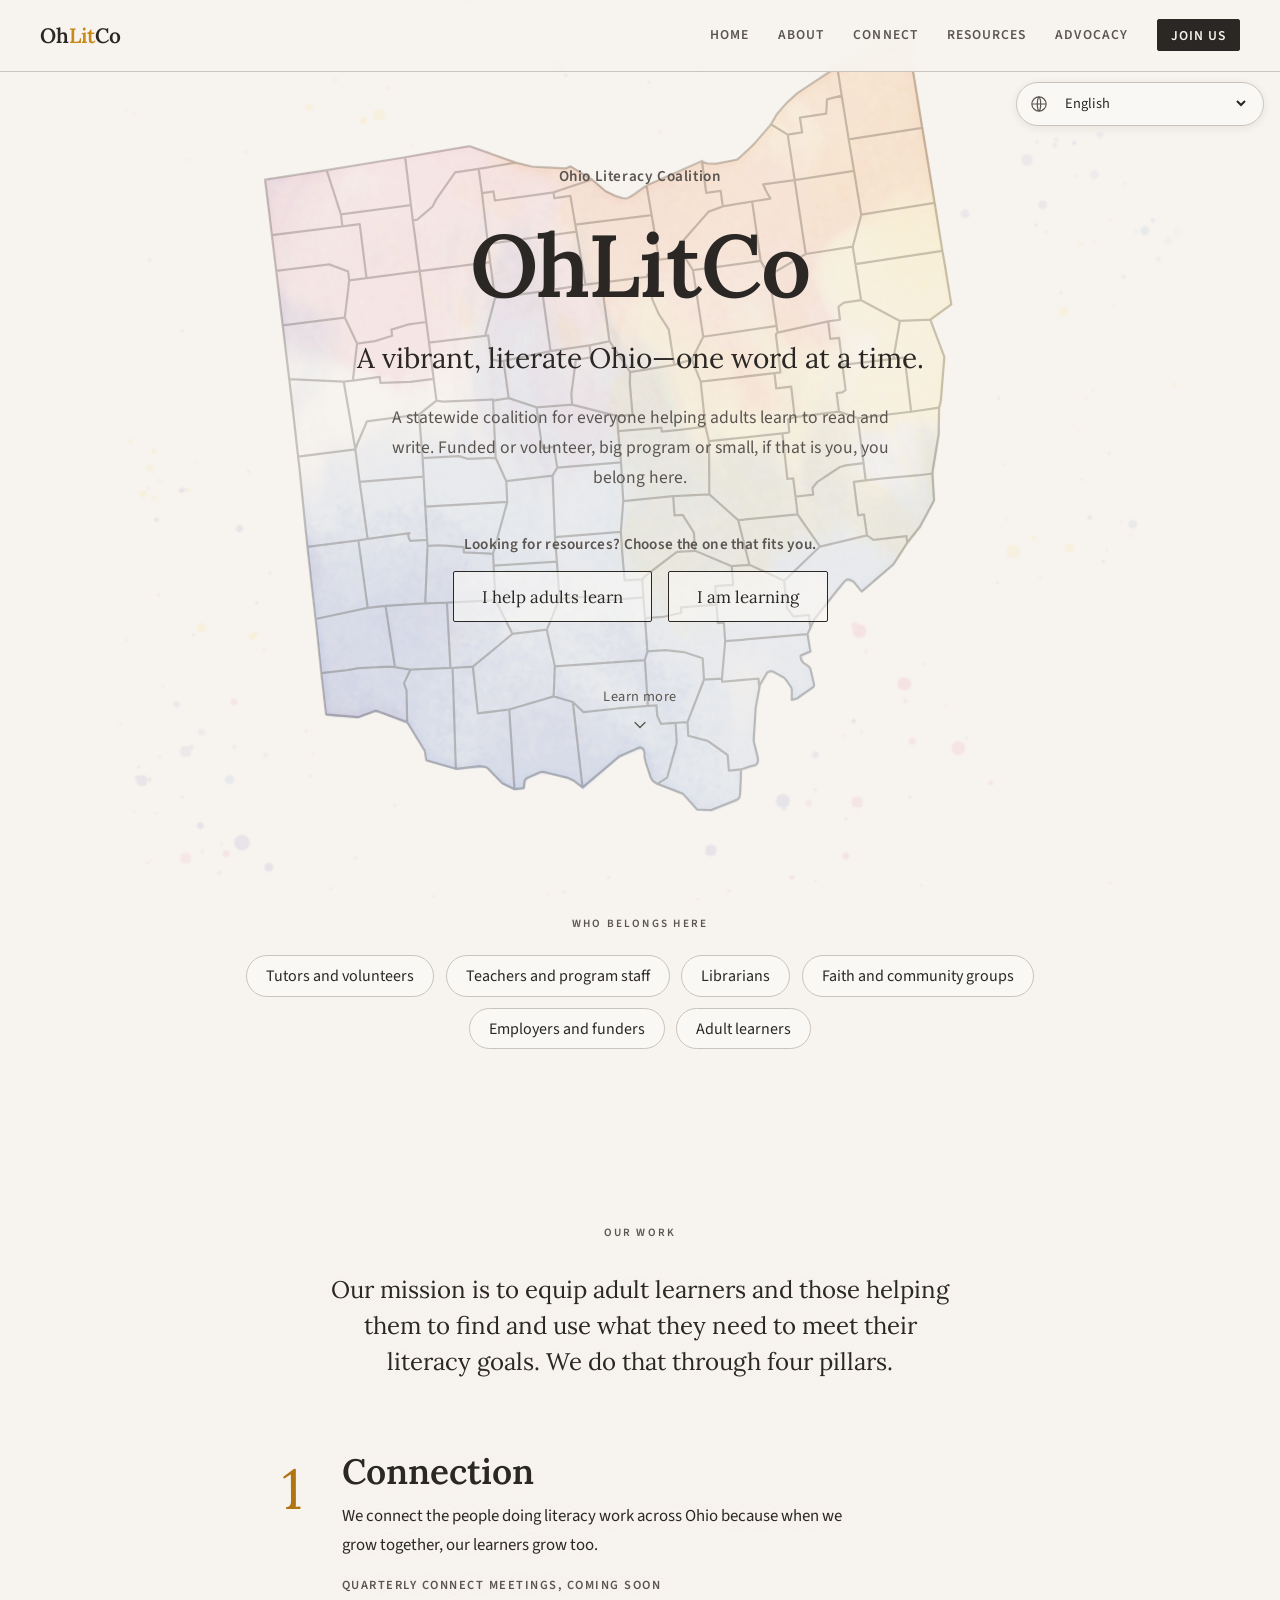
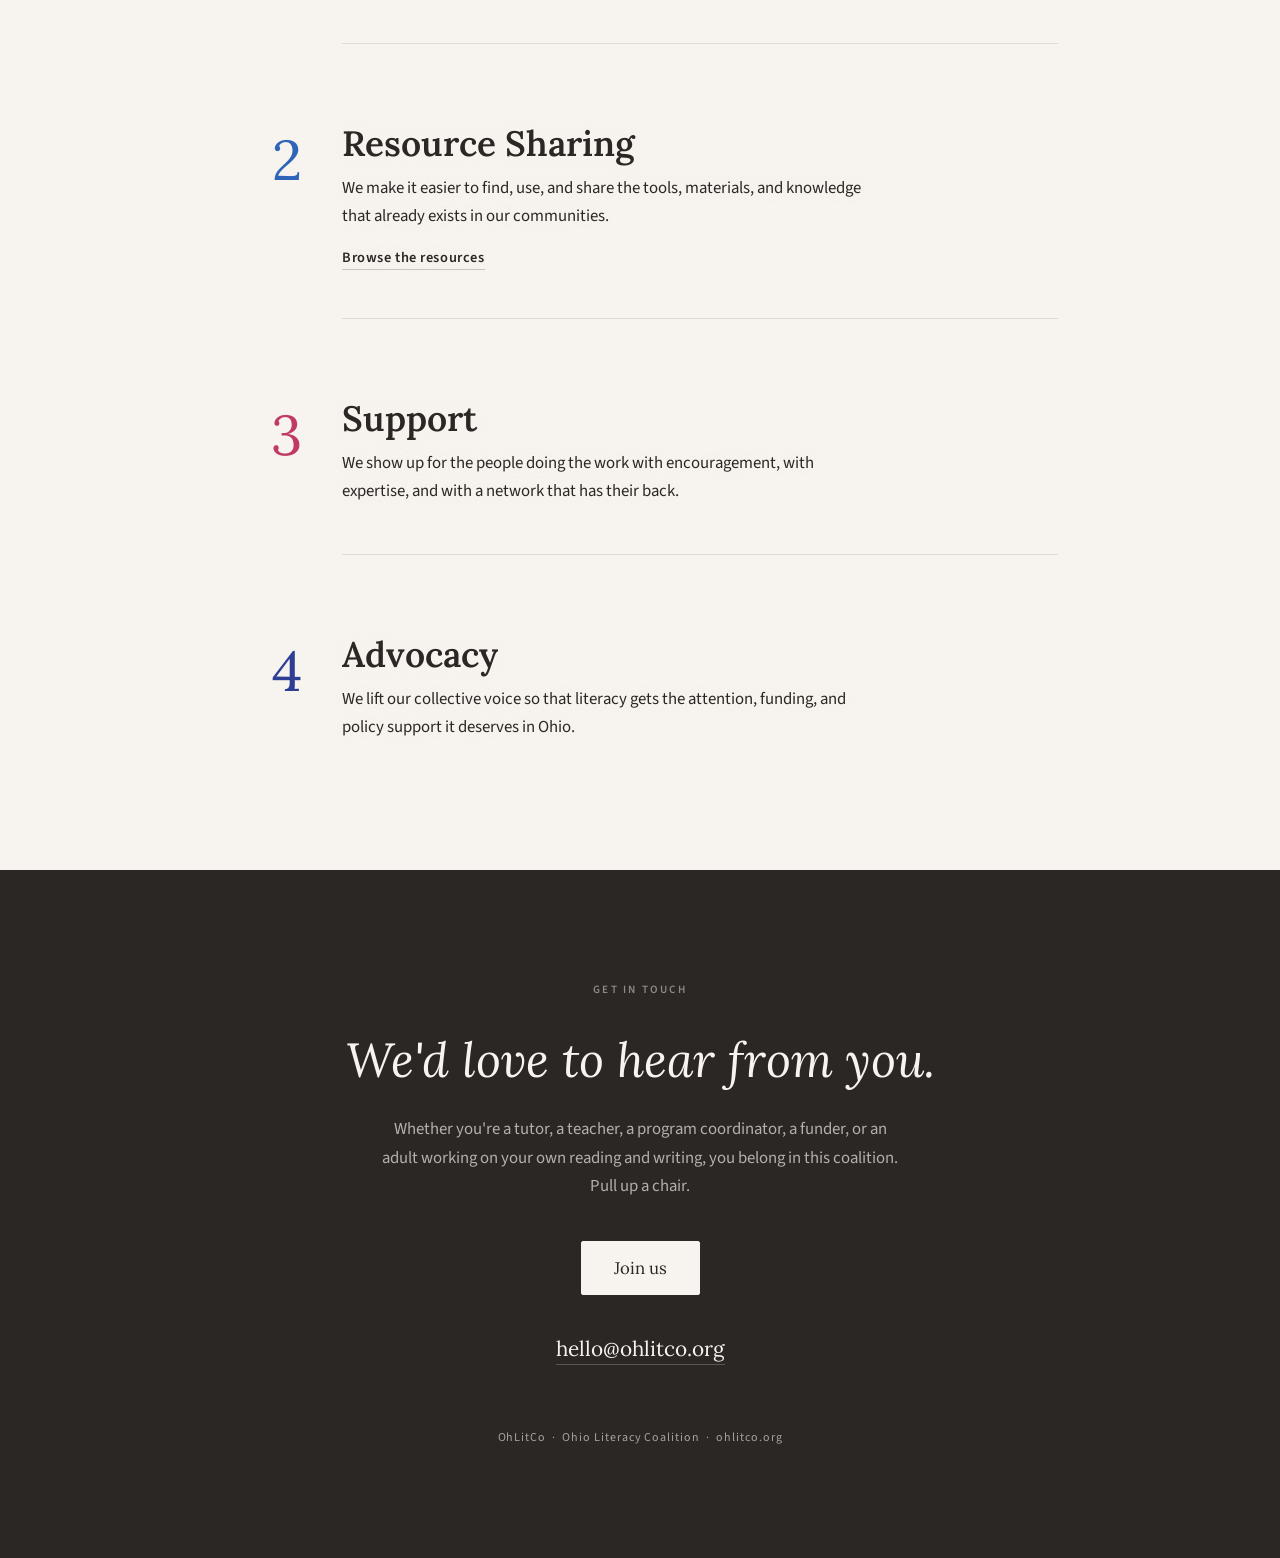
<file: index.html>
<!DOCTYPE html>
<html lang="en">
<head>
  <meta charset="UTF-8">
  <meta name="viewport" content="width=device-width, initial-scale=1.0">
  <title>OhLitCo | Ohio Literacy Coalition</title>
  <meta name="description" content="OhLitCo is the Ohio Literacy Coalition, a statewide coalition for everyone helping adults learn to read and write. Funded or volunteer, big program or small, you belong here.">
  <meta property="og:type" content="website">
  <meta property="og:site_name" content="OhLitCo">
  <meta property="og:title" content="OhLitCo | Ohio Literacy Coalition">
  <meta property="og:description" content="OhLitCo is the Ohio Literacy Coalition, a statewide coalition for everyone helping adults learn to read and write. Funded or volunteer, big program or small, you belong here.">
  <meta property="og:url" content="https://ohlitco.org/">
  <meta property="og:image" content="https://ohlitco.org/img/og-image.png">
  <meta property="og:image:width" content="1200">
  <meta property="og:image:height" content="630">
  <meta property="og:image:alt" content="OhLitCo, Ohio Literacy Coalition. A vibrant, literate Ohio, one word at a time, beside a watercolor map of Ohio.">
  <meta name="twitter:card" content="summary_large_image">
  <link rel="icon" href="favicon.svg" type="image/svg+xml">
  <link rel="icon" href="favicon.ico" sizes="48x48">
  <link rel="apple-touch-icon" href="apple-touch-icon.png">
  <link rel="preconnect" href="https://fonts.googleapis.com">
  <link rel="preconnect" href="https://fonts.gstatic.com" crossorigin>
  <link href="https://fonts.googleapis.com/css2?family=Lora:ital,wght@0,400;0,600;1,400&family=Source+Sans+3:wght@300;400;600&display=swap" rel="stylesheet">
  <link rel="stylesheet" href="css/site.css">
  <link rel="stylesheet" href="css/home.css">
  <noscript><style>.pillar { opacity: 1; transform: none; } .ohio-frame .wash { opacity: 1; }</style></noscript>
</head>
<body>
  <a class="skip-link" href="#main">Skip to content</a>

  <nav class="site-nav" aria-label="Main">
    <a href="index.html" class="nav-logo">Oh<span>Lit</span>Co</a>
    <div class="nav-links">
      <a href="index.html" class="nav-link">Home</a>
      <a href="about.html" class="nav-link">About</a>
      <a href="connect.html" class="nav-link">Connect</a>
      <a href="resources.html" class="nav-link">Resources</a>
      <a href="advocacy.html" class="nav-link">Advocacy</a>
    </div>
    <a href="join.html" class="nav-join">Join us</a>
  </nav>

  <!-- Ohio watercolor: pre-painted layers, revealed by js/home.js as each pillar scrolls into view -->
  <div class="ohio-stage" aria-hidden="true">
    <div class="ohio-frame">
      <img class="outline" src="img/ohio-outline.svg" alt="" width="540" height="600">
      <img class="wash" id="wash-1" data-src="img/ohio-wash-1.webp" alt="" width="987" height="1067" decoding="async">
      <img class="wash" id="wash-2" data-src="img/ohio-wash-2.webp" alt="" width="987" height="1067" decoding="async">
      <img class="wash" id="wash-3" data-src="img/ohio-wash-3.webp" alt="" width="987" height="1067" decoding="async">
      <img class="wash" id="wash-4" data-src="img/ohio-wash-4.webp" alt="" width="987" height="1067" decoding="async">
    </div>
  </div>

  <main id="main">
    <!-- ===== HERO ===== -->
    <section class="hero">
      <p class="hero-eyebrow">Ohio Literacy Coalition</p>
      <h1 class="hero-title">OhLitCo</h1>
      <p class="mission">A vibrant, literate Ohio—one word at a time.</p>
      <p class="welcome">A statewide coalition for everyone helping adults learn to read and write. Funded or volunteer, big program or small, if that is you, you belong here.</p>
      <p class="doors-label">Looking for resources? Choose the one that fits you.</p>
      <div class="doors">
        <a class="door" href="resources.html#educators">I help adults learn</a>
        <a class="door" href="resources.html#learners">I am learning</a>
      </div>
      <div class="scroll-hint" aria-hidden="true">
        <span>Learn more</span>
        <svg viewBox="0 0 24 24"><polyline points="6 9 12 15 18 9"/></svg>
      </div>
    </section>

    <!-- ===== WHO BELONGS ===== -->
    <section class="belong" aria-labelledby="belong-label">
      <p class="belong-label" id="belong-label">Who belongs here</p>
      <ul class="belong-chips">
        <li>Tutors and volunteers</li>
        <li>Teachers and program staff</li>
        <li>Librarians</li>
        <li>Faith and community groups</li>
        <li>Employers and funders</li>
        <li>Adult learners</li>
      </ul>
    </section>

    <!-- ===== PILLARS ===== -->
    <section class="pillars-section" aria-labelledby="pillars-label">
      <p class="pillars-label" id="pillars-label">Our work</p>

      <p class="pillars-mission">Our mission is to equip adult learners and those helping them to find and use what they need to meet their literacy goals. We do that through four pillars.</p>

      <div class="pillar" data-wash="1" data-color="#B07510">
        <div class="pillar-number" aria-hidden="true">1</div>
        <div class="pillar-content">
          <h2 class="pillar-name">Connection</h2>
          <p class="pillar-desc">We connect the people doing literacy work across Ohio because when we grow together, our learners grow too.</p>
          <p class="pillar-soon">Quarterly Connect meetings, coming soon</p>
        </div>
        <div class="pillar-rule"></div>
      </div>

      <div class="pillar" data-wash="2" data-color="#2F65B8">
        <div class="pillar-number" aria-hidden="true">2</div>
        <div class="pillar-content">
          <h2 class="pillar-name">Resource Sharing</h2>
          <p class="pillar-desc">We make it easier to find, use, and share the tools, materials, and knowledge that already exists in our communities.</p>
          <a class="pillar-more" href="resources.html">Browse the resources</a>
        </div>
        <div class="pillar-rule"></div>
      </div>

      <div class="pillar" data-wash="3" data-color="#C03A63">
        <div class="pillar-number" aria-hidden="true">3</div>
        <div class="pillar-content">
          <h2 class="pillar-name">Support</h2>
          <p class="pillar-desc">We show up for the people doing the work with encouragement, with expertise, and with a network that has their back.</p>
        </div>
        <div class="pillar-rule"></div>
      </div>

      <div class="pillar" data-wash="4" data-color="#2E3E95">
        <div class="pillar-number" aria-hidden="true">4</div>
        <div class="pillar-content">
          <h2 class="pillar-name">Advocacy</h2>
          <p class="pillar-desc">We lift our collective voice so that literacy gets the attention, funding, and policy support it deserves in Ohio.</p>
        </div>
      </div>
    </section>

    <!-- ===== CLOSING ===== -->
    <section class="closing" id="join">
      <p class="closing-eyebrow">Get in touch</p>
      <h2 class="closing-headline">We'd love to hear from you.</h2>
      <p class="closing-body">Whether you're a tutor, a teacher, a program coordinator, a funder, or an adult working on your own reading and writing, you belong in this coalition. Pull up a chair.</p>
      <a class="join-button" href="join.html">Join us</a>
      <a class="closing-email" href="mailto:hello@ohlitco.org">hello@ohlitco.org</a>
      <p class="closing-footer">OhLitCo &nbsp;&middot;&nbsp; Ohio Literacy Coalition &nbsp;&middot;&nbsp; ohlitco.org</p>
    </section>
  </main>

  <script src="js/home.js"></script>
  <script src="js/translate.js" defer></script>
</body>
</html>
</file>
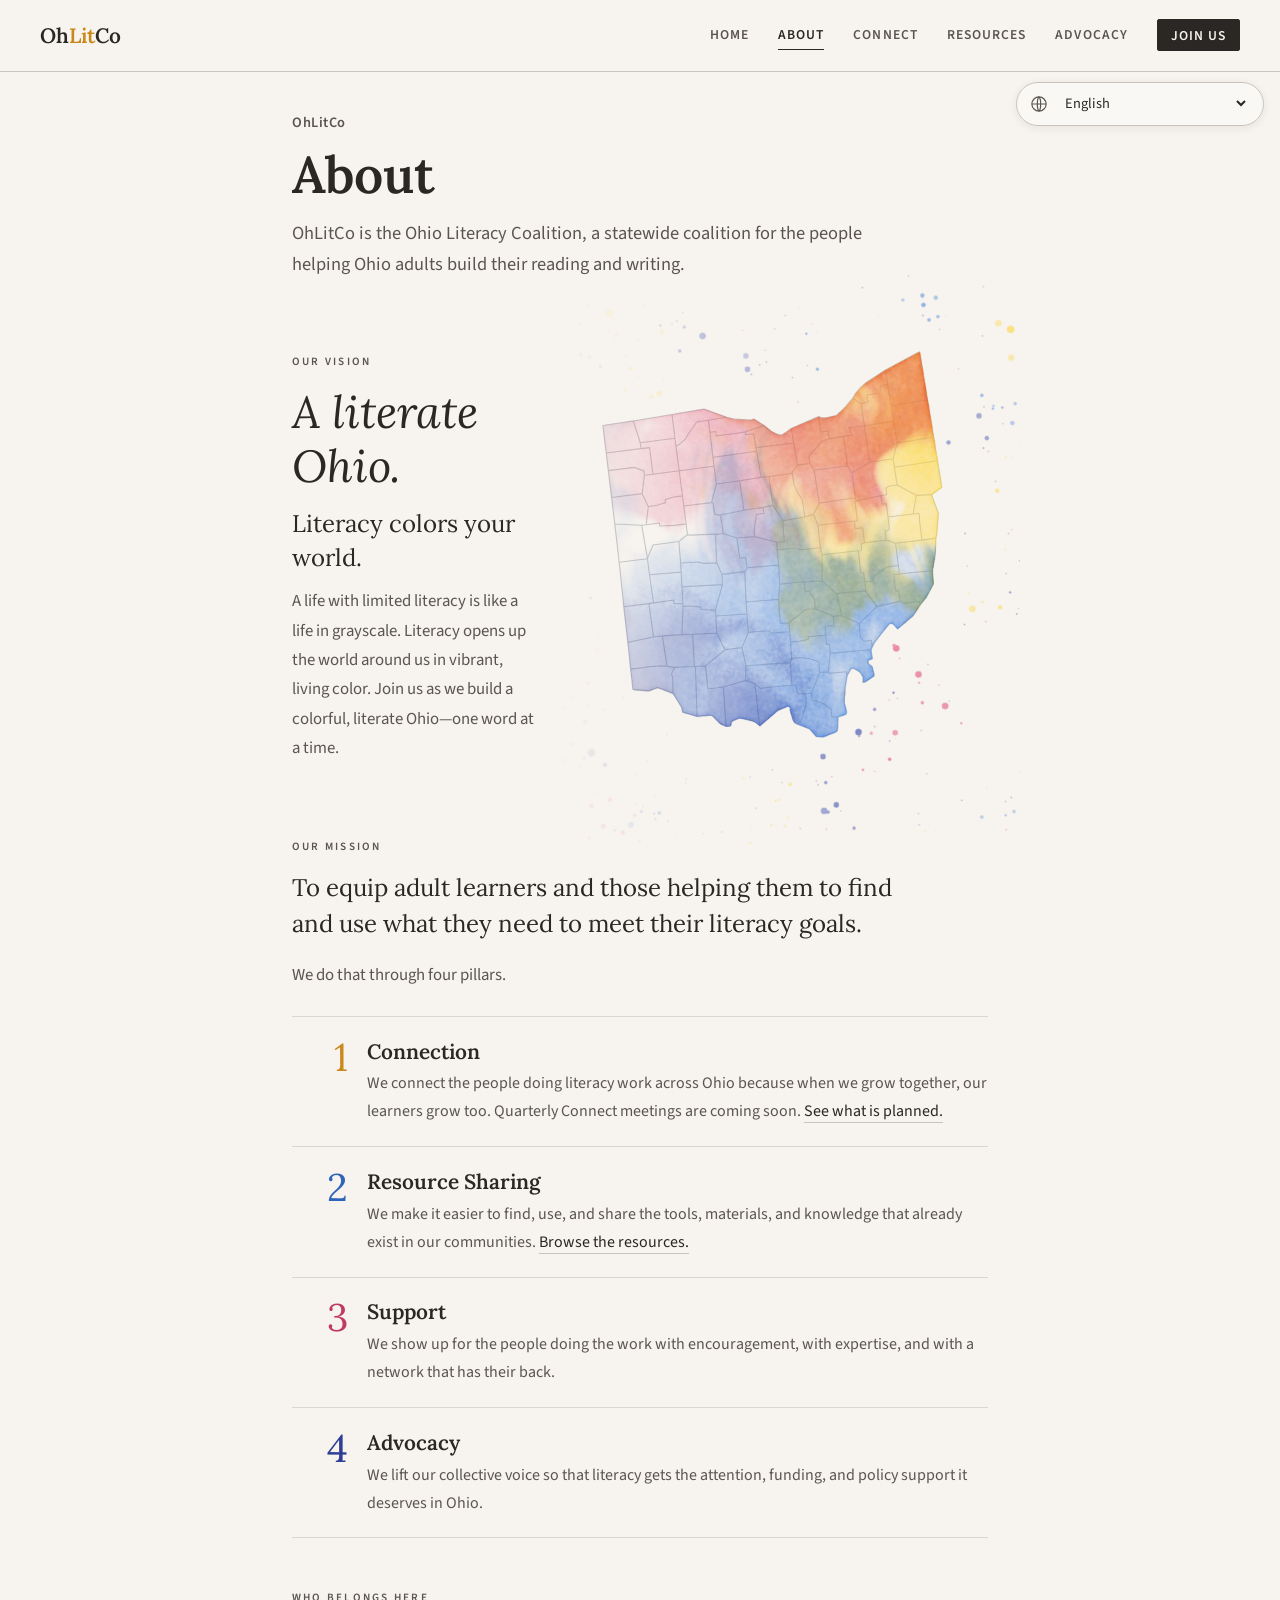
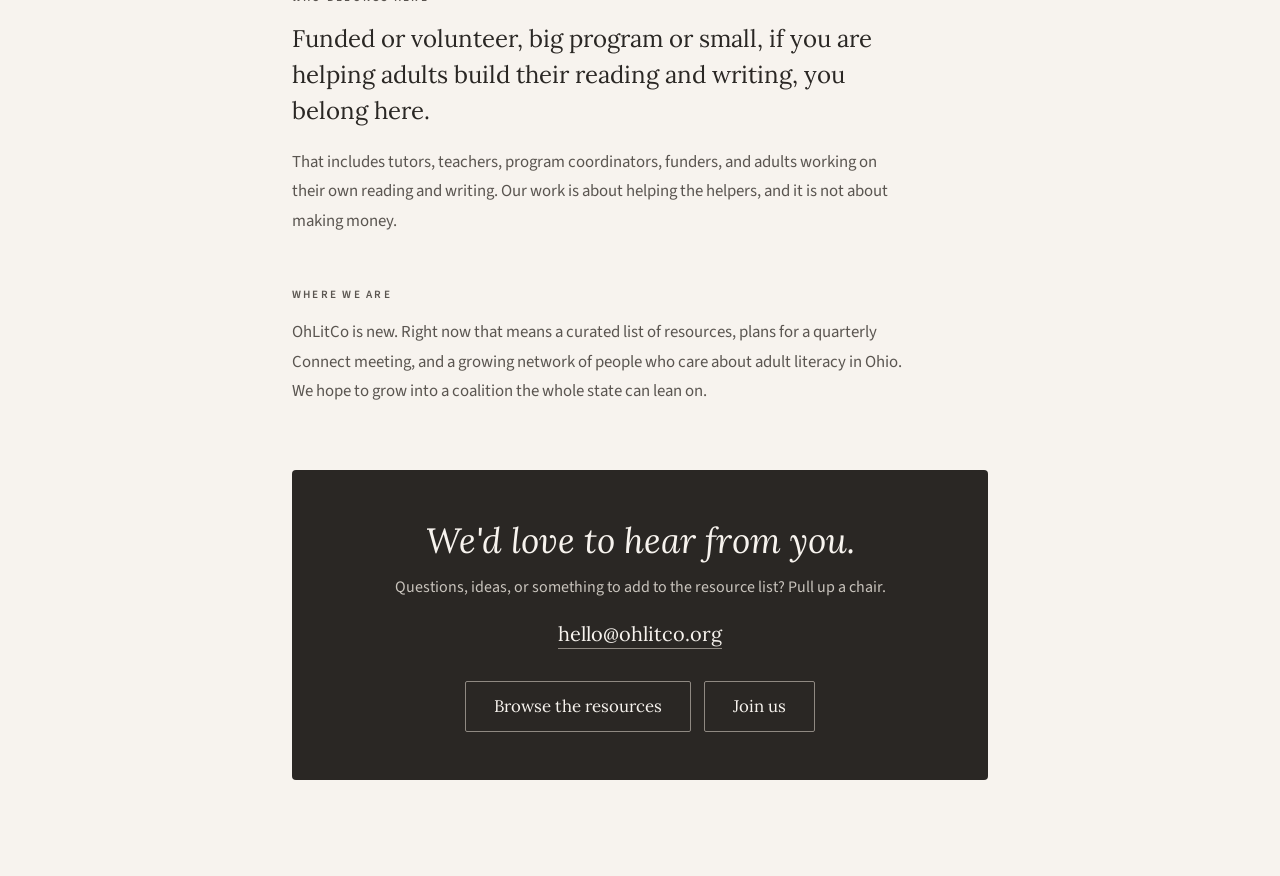
<file: about.html>
<!DOCTYPE html>
<html lang="en">
<head>
  <meta charset="UTF-8">
  <meta name="viewport" content="width=device-width, initial-scale=1.0">
  <title>About | OhLitCo</title>
  <meta name="description" content="OhLitCo is the Ohio Literacy Coalition, a statewide coalition for the people helping Ohio adults build their reading and writing.">
  <meta property="og:type" content="website">
  <meta property="og:site_name" content="OhLitCo">
  <meta property="og:title" content="About | OhLitCo">
  <meta property="og:description" content="OhLitCo is the Ohio Literacy Coalition, a statewide coalition for the people helping Ohio adults build their reading and writing.">
  <meta property="og:url" content="https://ohlitco.org/about.html">
  <meta property="og:image" content="https://ohlitco.org/img/og-image.png">
  <meta property="og:image:width" content="1200">
  <meta property="og:image:height" content="630">
  <meta property="og:image:alt" content="OhLitCo, Ohio Literacy Coalition. A vibrant, literate Ohio, one word at a time, beside a watercolor map of Ohio.">
  <meta name="twitter:card" content="summary_large_image">
  <link rel="icon" href="favicon.svg" type="image/svg+xml">
  <link rel="icon" href="favicon.ico" sizes="48x48">
  <link rel="apple-touch-icon" href="apple-touch-icon.png">
  <link rel="preconnect" href="https://fonts.googleapis.com">
  <link rel="preconnect" href="https://fonts.gstatic.com" crossorigin>
  <link href="https://fonts.googleapis.com/css2?family=Lora:ital,wght@0,400;0,600;1,400&family=Source+Sans+3:wght@300;400;600&display=swap" rel="stylesheet">
  <link rel="stylesheet" href="css/site.css">
  <link rel="stylesheet" href="css/about.css">
</head>
<body>
  <a class="skip-link" href="#main">Skip to content</a>

  <nav class="site-nav" aria-label="Main">
    <a href="index.html" class="nav-logo">Oh<span>Lit</span>Co</a>
    <div class="nav-links">
      <a href="index.html" class="nav-link">Home</a>
      <a href="about.html" class="nav-link" aria-current="page">About</a>
      <a href="connect.html" class="nav-link">Connect</a>
      <a href="resources.html" class="nav-link">Resources</a>
      <a href="advocacy.html" class="nav-link">Advocacy</a>
    </div>
    <a href="join.html" class="nav-join">Join us</a>
  </nav>

  <main id="main" class="about">
    <p class="page-eyebrow">OhLitCo</p>
    <h1 class="page-title">About</h1>
    <p class="page-intro">OhLitCo is the Ohio Literacy Coalition, a statewide coalition for the people helping Ohio adults build their reading and writing.</p>

    <section class="vision-feature" aria-labelledby="vision-h">
      <div class="vision-text">
        <h2 id="vision-h" class="block-label">Our vision</h2>
        <p class="vision-line">A literate Ohio.</p>
        <p class="vision-sub">Literacy colors your world.</p>
        <p>A life with limited literacy is like a life in grayscale. Literacy opens up the world around us in vibrant, living color. Join us as we build a colorful, literate Ohio—one word at a time.</p>
      </div>
      <div class="vision-art" aria-hidden="true">
        <img class="va-outline" src="img/ohio-outline.svg" alt="" width="540" height="600">
        <img class="va-paint" src="img/ohio-wash-all.webp" alt="" width="740" height="800" loading="lazy" decoding="async">
      </div>
    </section>

    <section class="about-block" aria-labelledby="do-h">
      <h2 id="do-h" class="block-label">Our mission</h2>
      <p class="lead">To equip adult learners and those helping them to find and use what they need to meet their literacy goals.</p>
      <p>We do that through four pillars.</p>
      <ol class="pillar-list">
        <li style="--c:#C8881A"><span class="num">1</span><div><h3>Connection</h3><p>We connect the people doing literacy work across Ohio because when we grow together, our learners grow too. Quarterly Connect meetings are coming soon. <a href="connect.html">See what is planned.</a></p></div></li>
        <li style="--c:#2F65B8"><span class="num">2</span><div><h3>Resource Sharing</h3><p>We make it easier to find, use, and share the tools, materials, and knowledge that already exist in our communities. <a href="resources.html">Browse the resources.</a></p></div></li>
        <li style="--c:#C03A63"><span class="num">3</span><div><h3>Support</h3><p>We show up for the people doing the work with encouragement, with expertise, and with a network that has their back.</p></div></li>
        <li style="--c:#2E3E95"><span class="num">4</span><div><h3>Advocacy</h3><p>We lift our collective voice so that literacy gets the attention, funding, and policy support it deserves in Ohio.</p></div></li>
      </ol>
    </section>

    <section class="about-block" aria-labelledby="who-h">
      <h2 id="who-h" class="block-label">Who belongs here</h2>
      <p class="lead">Funded or volunteer, big program or small, if you are helping adults build their reading and writing, you belong here.</p>
      <p>That includes tutors, teachers, program coordinators, funders, and adults working on their own reading and writing. Our work is about helping the helpers, and it is not about making money.</p>
    </section>

    <section class="about-block" aria-labelledby="now-h">
      <h2 id="now-h" class="block-label">Where we are</h2>
      <p>OhLitCo is new. Right now that means a curated list of resources, plans for a quarterly Connect meeting, and a growing network of people who care about adult literacy in Ohio. We hope to grow into a coalition the whole state can lean on.</p>
    </section>

    <section class="about-contact" aria-labelledby="touch-h">
      <h2 id="touch-h">We'd love to hear from you.</h2>
      <p>Questions, ideas, or something to add to the resource list? Pull up a chair.</p>
      <a class="contact-email" href="mailto:hello@ohlitco.org">hello@ohlitco.org</a>
      <div class="contact-links">
        <a class="door" href="resources.html">Browse the resources</a>
        <a class="door" href="join.html">Join us</a>
      </div>
    </section>
  </main>
  <script src="js/translate.js" defer></script>
</body>
</html>
</file>
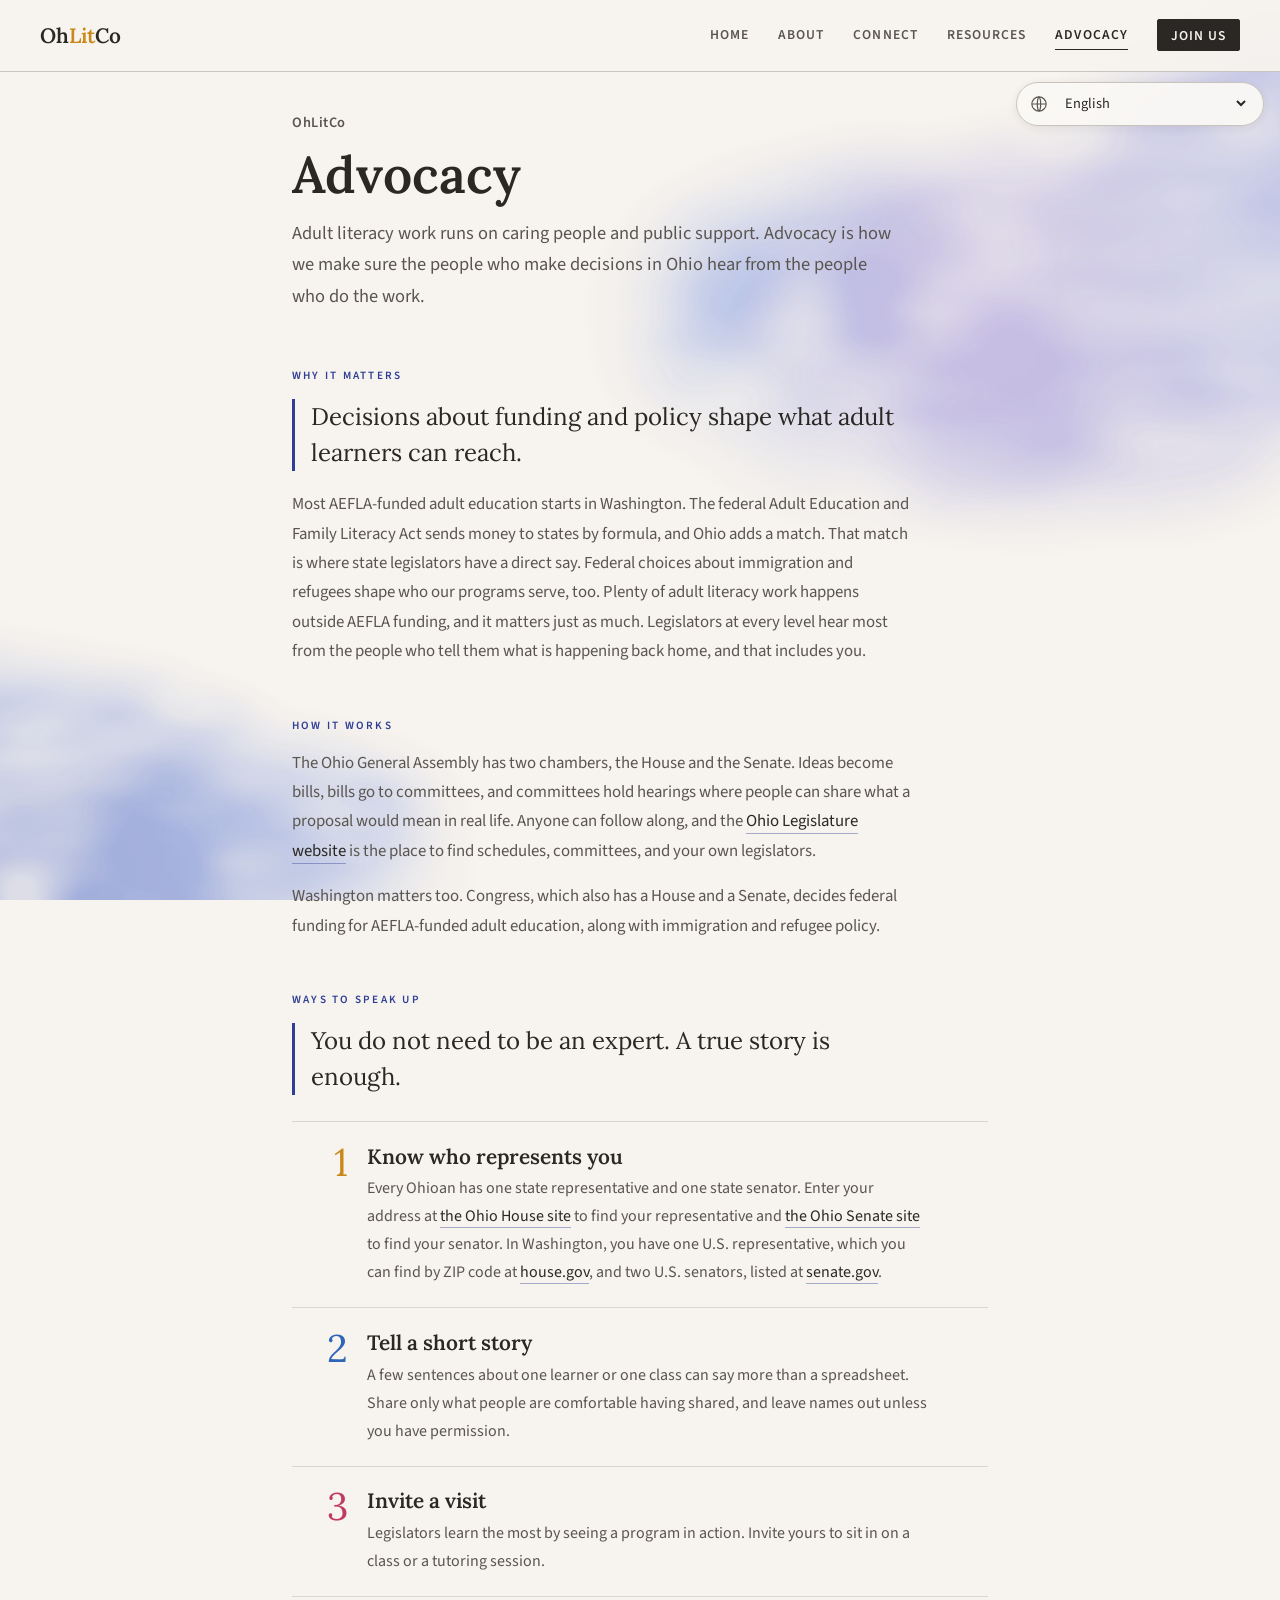
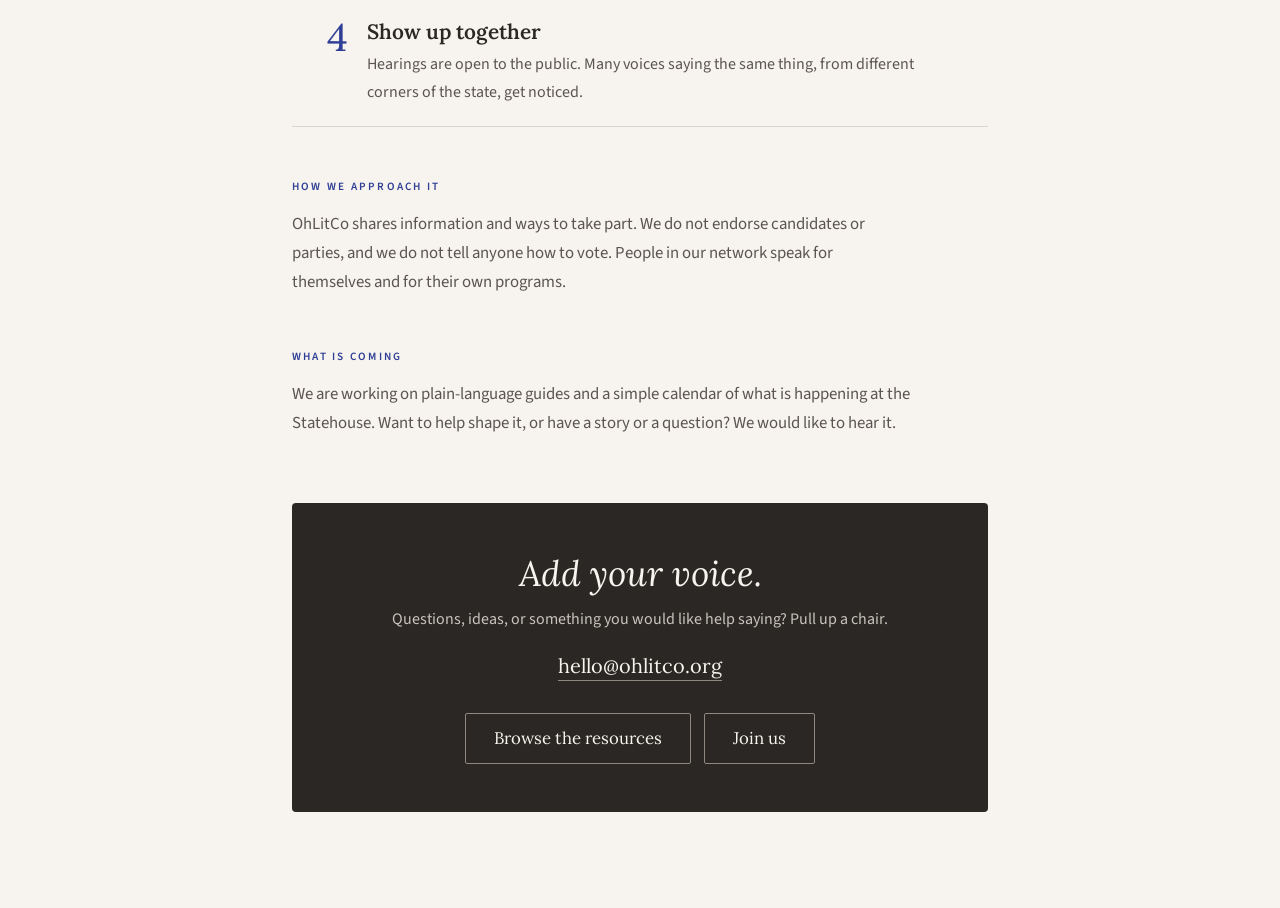
<file: advocacy.html>
<!DOCTYPE html>
<html lang="en">
<head>
  <meta charset="UTF-8">
  <meta name="viewport" content="width=device-width, initial-scale=1.0">
  <title>Advocacy | OhLitCo</title>
  <meta name="description" content="Adult literacy needs a voice in Ohio. Learn how the Statehouse works and simple ways to speak up for the learners and programs you care about.">
  <meta property="og:type" content="website">
  <meta property="og:site_name" content="OhLitCo">
  <meta property="og:title" content="Advocacy | OhLitCo">
  <meta property="og:description" content="Adult literacy needs a voice in Ohio. Learn how the Statehouse works and simple ways to speak up for the learners and programs you care about.">
  <meta property="og:url" content="https://ohlitco.org/advocacy.html">
  <meta property="og:image" content="https://ohlitco.org/img/og-image.png">
  <meta property="og:image:width" content="1200">
  <meta property="og:image:height" content="630">
  <meta property="og:image:alt" content="OhLitCo, Ohio Literacy Coalition. A vibrant, literate Ohio, one word at a time, beside a watercolor map of Ohio.">
  <meta name="twitter:card" content="summary_large_image">
  <link rel="icon" href="favicon.svg" type="image/svg+xml">
  <link rel="icon" href="favicon.ico" sizes="48x48">
  <link rel="apple-touch-icon" href="apple-touch-icon.png">
  <link rel="preconnect" href="https://fonts.googleapis.com">
  <link rel="preconnect" href="https://fonts.gstatic.com" crossorigin>
  <link href="https://fonts.googleapis.com/css2?family=Lora:ital,wght@0,400;0,600;1,400&family=Source+Sans+3:wght@300;400;600&display=swap" rel="stylesheet">
  <link rel="stylesheet" href="css/site.css">
  <link rel="stylesheet" href="css/about.css">
  <link rel="stylesheet" href="css/advocacy.css">
</head>
<body>
  <a class="skip-link" href="#main">Skip to content</a>

  <nav class="site-nav" aria-label="Main">
    <a href="index.html" class="nav-logo">Oh<span>Lit</span>Co</a>
    <div class="nav-links">
      <a href="index.html" class="nav-link">Home</a>
      <a href="about.html" class="nav-link">About</a>
      <a href="connect.html" class="nav-link">Connect</a>
      <a href="resources.html" class="nav-link">Resources</a>
      <a href="advocacy.html" class="nav-link" aria-current="page">Advocacy</a>
    </div>
    <a href="join.html" class="nav-join">Join us</a>
  </nav>

  <!-- Soft watercolor blotches behind the page -->
  <div class="blots" aria-hidden="true">
    <img class="blot b1" src="img/wash-blue-a.webp" alt="" width="1100" height="800" decoding="async">
    <img class="blot b2" src="img/wash-blue-b.webp" alt="" width="1100" height="800" decoding="async">
  </div>

  <main id="main" class="about advocacy">
    <p class="page-eyebrow">OhLitCo</p>
    <h1 class="page-title">Advocacy</h1>
    <p class="page-intro">Adult literacy work runs on caring people and public support. Advocacy is how we make sure the people who make decisions in Ohio hear from the people who do the work.</p>

    <section class="about-block" aria-labelledby="why-h">
      <h2 id="why-h" class="block-label">Why it matters</h2>
      <p class="lead">Decisions about funding and policy shape what adult learners can reach.</p>
      <p>Most AEFLA-funded adult education starts in Washington. The federal Adult Education and Family Literacy Act sends money to states by formula, and Ohio adds a match. That match is where state legislators have a direct say. Federal choices about immigration and refugees shape who our programs serve, too. Plenty of adult literacy work happens outside AEFLA funding, and it matters just as much. Legislators at every level hear most from the people who tell them what is happening back home, and that includes you.</p>
    </section>

    <section class="about-block" aria-labelledby="how-h">
      <h2 id="how-h" class="block-label">How it works</h2>
      <p>The Ohio General Assembly has two chambers, the House and the Senate. Ideas become bills, bills go to committees, and committees hold hearings where people can share what a proposal would mean in real life. Anyone can follow along, and the <a href="https://www.legislature.ohio.gov/" target="_blank" rel="noopener">Ohio Legislature website</a> is the place to find schedules, committees, and your own legislators.</p>
      <p>Washington matters too. Congress, which also has a House and a Senate, decides federal funding for AEFLA-funded adult education, along with immigration and refugee policy.</p>
    </section>

    <section class="about-block" aria-labelledby="act-h">
      <h2 id="act-h" class="block-label">Ways to speak up</h2>
      <p class="lead">You do not need to be an expert. A true story is enough.</p>
      <ol class="pillar-list act-list">
        <li style="--c:#C8881A"><span class="num" aria-hidden="true">1</span><div><h3>Know who represents you</h3><p>Every Ohioan has one state representative and one state senator. Enter your address at <a href="https://ohiohouse.gov/" target="_blank" rel="noopener">the Ohio House site</a> to find your representative and <a href="https://ohiosenate.gov/" target="_blank" rel="noopener">the Ohio Senate site</a> to find your senator. In Washington, you have one U.S. representative, which you can find by ZIP code at <a href="https://www.house.gov/representatives/find-your-representative" target="_blank" rel="noopener">house.gov</a>, and two U.S. senators, listed at <a href="https://www.senate.gov/senators/senators-contact.htm" target="_blank" rel="noopener">senate.gov</a>.</p></div></li>
        <li style="--c:#2F65B8"><span class="num" aria-hidden="true">2</span><div><h3>Tell a short story</h3><p>A few sentences about one learner or one class can say more than a spreadsheet. Share only what people are comfortable having shared, and leave names out unless you have permission.</p></div></li>
        <li style="--c:#C03A63"><span class="num" aria-hidden="true">3</span><div><h3>Invite a visit</h3><p>Legislators learn the most by seeing a program in action. Invite yours to sit in on a class or a tutoring session.</p></div></li>
        <li style="--c:#2E3E95"><span class="num" aria-hidden="true">4</span><div><h3>Show up together</h3><p>Hearings are open to the public. Many voices saying the same thing, from different corners of the state, get noticed.</p></div></li>
      </ol>
    </section>

    <section class="about-block" aria-labelledby="how-we-h">
      <h2 id="how-we-h" class="block-label">How we approach it</h2>
      <p>OhLitCo shares information and ways to take part. We do not endorse candidates or parties, and we do not tell anyone how to vote. People in our network speak for themselves and for their own programs.</p>
    </section>

    <section class="about-block" aria-labelledby="next-h">
      <h2 id="next-h" class="block-label">What is coming</h2>
      <p>We are working on plain-language guides and a simple calendar of what is happening at the Statehouse. Want to help shape it, or have a story or a question? We would like to hear it.</p>
    </section>

    <section class="about-contact" aria-labelledby="touch-h">
      <h2 id="touch-h">Add your voice.</h2>
      <p>Questions, ideas, or something you would like help saying? Pull up a chair.</p>
      <a class="contact-email" href="mailto:hello@ohlitco.org">hello@ohlitco.org</a>
      <div class="contact-links">
        <a class="door" href="resources.html">Browse the resources</a>
        <a class="door" href="join.html">Join us</a>
      </div>
    </section>
  </main>
  <script src="js/translate.js" defer></script>
</body>
</html>
</file>
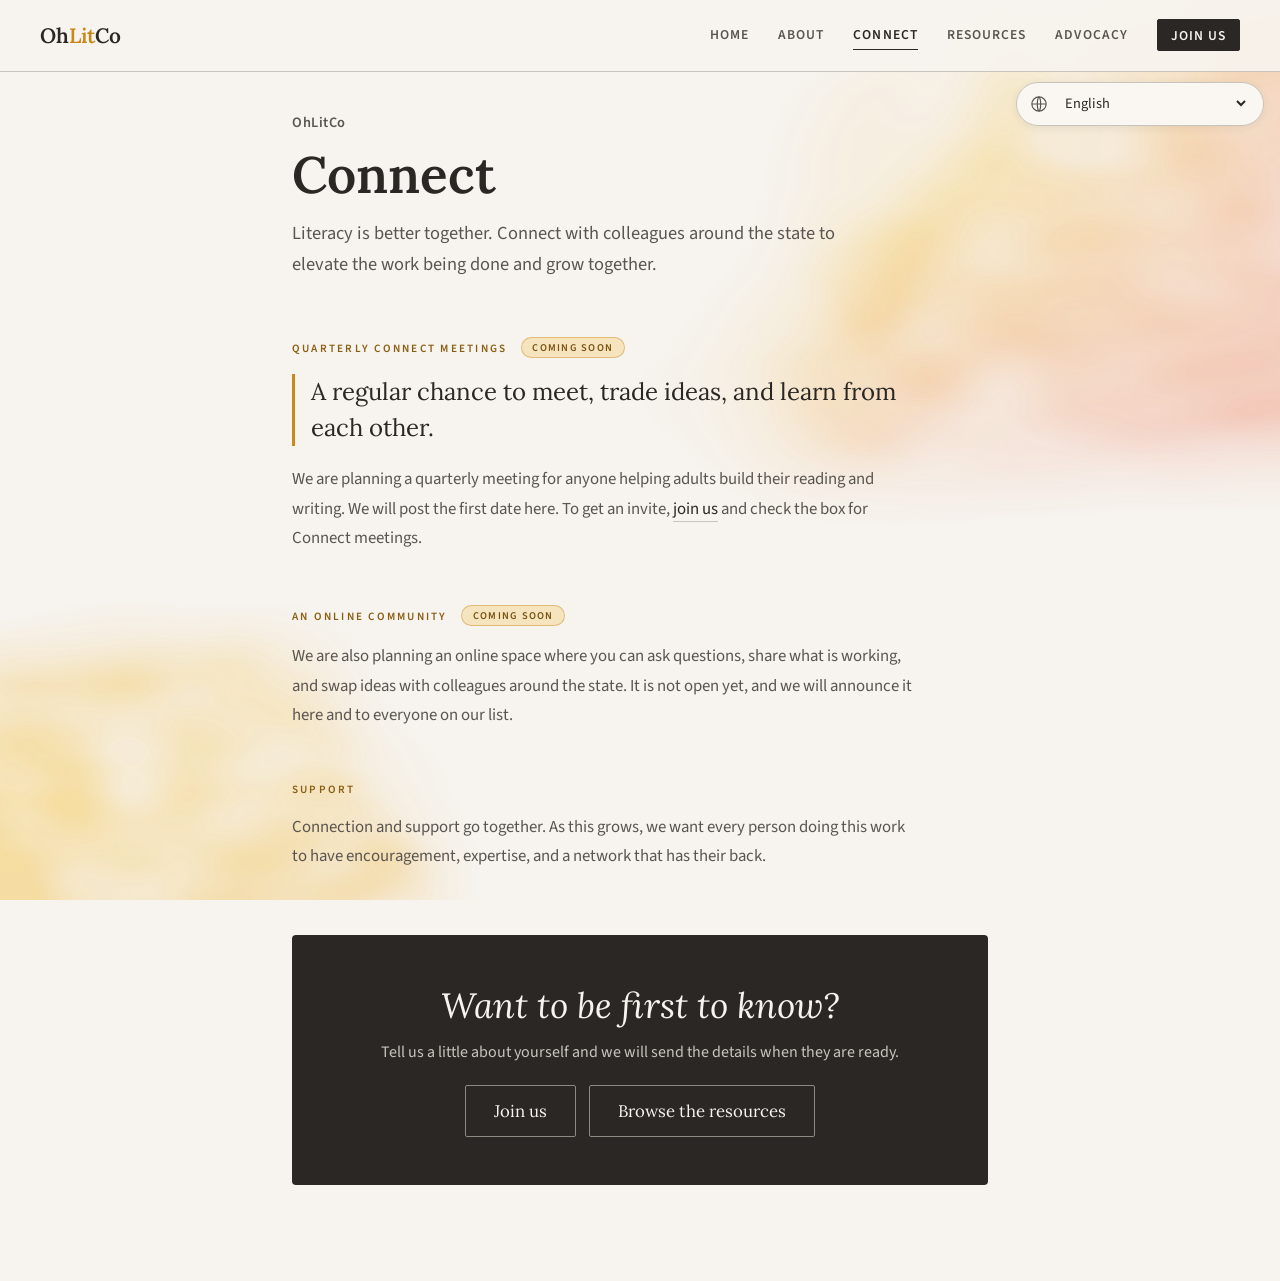
<file: connect.html>
<!DOCTYPE html>
<html lang="en">
<head>
  <meta charset="UTF-8">
  <meta name="viewport" content="width=device-width, initial-scale=1.0">
  <title>Connect | OhLitCo</title>
  <meta name="description" content="Connect with others doing adult literacy work across Ohio. Quarterly Connect meetings and an online community are coming soon.">
  <meta property="og:type" content="website">
  <meta property="og:site_name" content="OhLitCo">
  <meta property="og:title" content="Connect | OhLitCo">
  <meta property="og:description" content="Connect with others doing adult literacy work across Ohio. Quarterly Connect meetings and an online community are coming soon.">
  <meta property="og:url" content="https://ohlitco.org/connect.html">
  <meta property="og:image" content="https://ohlitco.org/img/og-image.png">
  <meta property="og:image:width" content="1200">
  <meta property="og:image:height" content="630">
  <meta property="og:image:alt" content="OhLitCo, Ohio Literacy Coalition. A vibrant, literate Ohio, one word at a time, beside a watercolor map of Ohio.">
  <meta name="twitter:card" content="summary_large_image">
  <link rel="icon" href="favicon.svg" type="image/svg+xml">
  <link rel="icon" href="favicon.ico" sizes="48x48">
  <link rel="apple-touch-icon" href="apple-touch-icon.png">
  <link rel="preconnect" href="https://fonts.googleapis.com">
  <link rel="preconnect" href="https://fonts.gstatic.com" crossorigin>
  <link href="https://fonts.googleapis.com/css2?family=Lora:ital,wght@0,400;0,600;1,400&family=Source+Sans+3:wght@300;400;600&display=swap" rel="stylesheet">
  <link rel="stylesheet" href="css/site.css">
  <link rel="stylesheet" href="css/about.css">
  </head>
<body>
  <a class="skip-link" href="#main">Skip to content</a>

  <nav class="site-nav" aria-label="Main">
    <a href="index.html" class="nav-logo">Oh<span>Lit</span>Co</a>
    <div class="nav-links">
      <a href="index.html" class="nav-link">Home</a>
      <a href="about.html" class="nav-link">About</a>
      <a href="connect.html" class="nav-link" aria-current="page">Connect</a>
      <a href="resources.html" class="nav-link">Resources</a>
      <a href="advocacy.html" class="nav-link">Advocacy</a>
    </div>
    <a href="join.html" class="nav-join">Join us</a>
  </nav>

  <!-- Soft watercolor blotches behind the page -->
  <div class="blots" aria-hidden="true">
    <img class="blot b1" src="img/wash-amber-a.webp" alt="" width="1100" height="800" decoding="async">
    <img class="blot b2" src="img/wash-amber-b.webp" alt="" width="1100" height="800" decoding="async">
  </div>

  <main id="main" class="about connect">
    <p class="page-eyebrow">OhLitCo</p>
    <h1 class="page-title">Connect</h1>
    <p class="page-intro">Literacy is better together. Connect with colleagues around the state to elevate the work being done and grow together.</p>

    <section class="about-block" aria-labelledby="meet-h">
      <h2 id="meet-h" class="block-label">Quarterly Connect meetings <span class="soon">Coming soon</span></h2>
      <p class="lead">A regular chance to meet, trade ideas, and learn from each other.</p>
      <p>We are planning a quarterly meeting for anyone helping adults build their reading and writing. We will post the first date here. To get an invite, <a href="join.html">join us</a> and check the box for Connect meetings.</p>
    </section>

    <section class="about-block" aria-labelledby="talk-h">
      <h2 id="talk-h" class="block-label">An online community <span class="soon">Coming soon</span></h2>
      <p>We are also planning an online space where you can ask questions, share what is working, and swap ideas with colleagues around the state. It is not open yet, and we will announce it here and to everyone on our list.</p>
    </section>

    <section class="about-block" aria-labelledby="sup-h">
      <h2 id="sup-h" class="block-label">Support</h2>
      <p>Connection and support go together. As this grows, we want every person doing this work to have encouragement, expertise, and a network that has their back.</p>
    </section>

    <section class="about-contact" aria-labelledby="touch-h">
      <h2 id="touch-h">Want to be first to know?</h2>
      <p>Tell us a little about yourself and we will send the details when they are ready.</p>
      <div class="contact-links">
        <a class="door" href="join.html">Join us</a>
        <a class="door" href="resources.html">Browse the resources</a>
      </div>
    </section>
  </main>
  <script src="js/translate.js" defer></script>
</body>
</html>
</file>
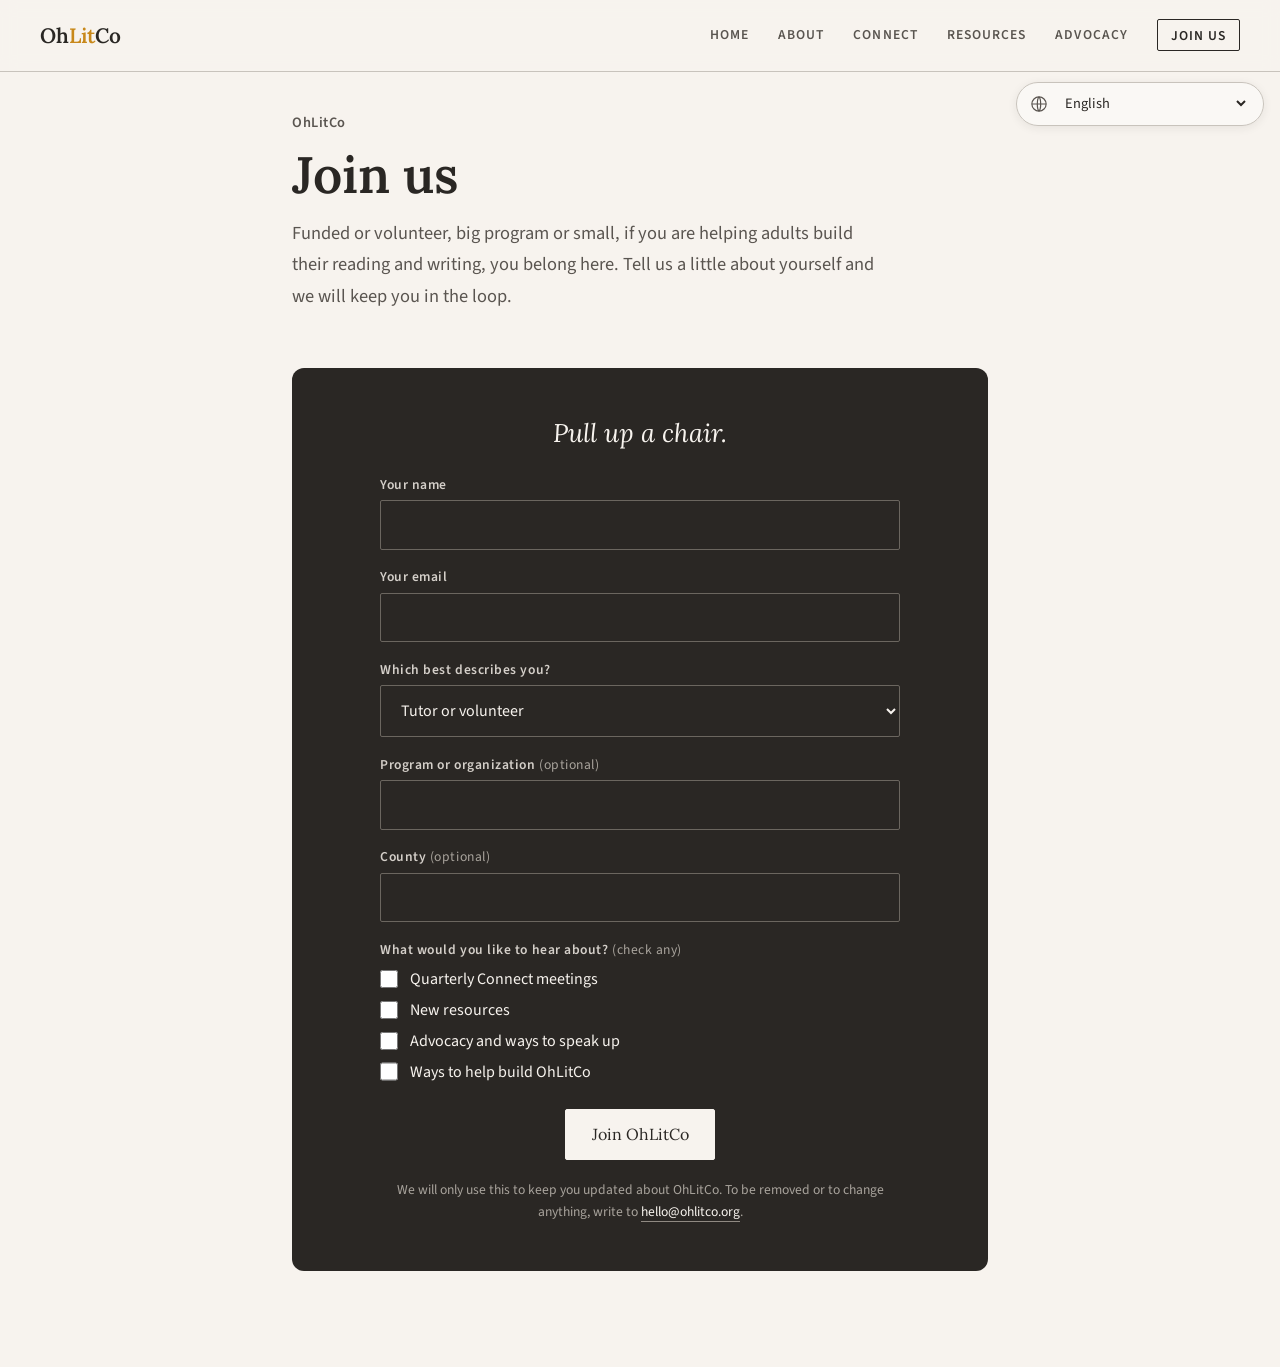
<file: join.html>
<!DOCTYPE html>
<html lang="en">
<head>
  <meta charset="UTF-8">
  <meta name="viewport" content="width=device-width, initial-scale=1.0">
  <title>Join us | OhLitCo</title>
  <meta name="description" content="Join the Ohio Literacy Coalition. Tell us a little about yourself and we will keep you in the loop on resources, meetings, and ways to get involved.">
  <meta property="og:type" content="website">
  <meta property="og:site_name" content="OhLitCo">
  <meta property="og:title" content="Join us | OhLitCo">
  <meta property="og:description" content="Join the Ohio Literacy Coalition. Tell us a little about yourself and we will keep you in the loop on resources, meetings, and ways to get involved.">
  <meta property="og:url" content="https://ohlitco.org/join.html">
  <meta property="og:image" content="https://ohlitco.org/img/og-image.png">
  <meta property="og:image:width" content="1200">
  <meta property="og:image:height" content="630">
  <meta property="og:image:alt" content="OhLitCo, Ohio Literacy Coalition. A vibrant, literate Ohio, one word at a time, beside a watercolor map of Ohio.">
  <meta name="twitter:card" content="summary_large_image">
  <link rel="icon" href="favicon.svg" type="image/svg+xml">
  <link rel="icon" href="favicon.ico" sizes="48x48">
  <link rel="apple-touch-icon" href="apple-touch-icon.png">
  <link rel="preconnect" href="https://fonts.googleapis.com">
  <link rel="preconnect" href="https://fonts.gstatic.com" crossorigin>
  <link href="https://fonts.googleapis.com/css2?family=Lora:ital,wght@0,400;0,600;1,400&family=Source+Sans+3:wght@300;400;600&display=swap" rel="stylesheet">
  <link rel="stylesheet" href="css/site.css">
  <link rel="stylesheet" href="css/about.css">
  <link rel="stylesheet" href="css/join.css">
</head>
<body>
  <a class="skip-link" href="#main">Skip to content</a>

  <nav class="site-nav" aria-label="Main">
    <a href="index.html" class="nav-logo">Oh<span>Lit</span>Co</a>
    <div class="nav-links">
      <a href="index.html" class="nav-link">Home</a>
      <a href="about.html" class="nav-link">About</a>
      <a href="connect.html" class="nav-link">Connect</a>
      <a href="resources.html" class="nav-link">Resources</a>
      <a href="advocacy.html" class="nav-link">Advocacy</a>
    </div>
    <a href="join.html" class="nav-join" aria-current="page">Join us</a>
  </nav>

  <main id="main" class="about">
    <p class="page-eyebrow">OhLitCo</p>
    <h1 class="page-title">Join us</h1>
    <p class="page-intro">Funded or volunteer, big program or small, if you are helping adults build their reading and writing, you belong here. Tell us a little about yourself and we will keep you in the loop.</p>

    <section class="closing join-card" id="join-form" aria-labelledby="join-h">
      <h2 id="join-h" class="closing-headline">Pull up a chair.</h2>
      <form class="suggest-form join-form" name="join" method="POST" data-netlify="true" netlify-honeypot="bot-field" action="/thanks-join.html">
        <input type="hidden" name="form-name" value="join">
        <p class="visually-hidden"><label>Leave this empty <input name="bot-field" tabindex="-1" autocomplete="off"></label></p>
        <div class="form-field">
          <label for="j-name">Your name</label>
          <input id="j-name" type="text" name="name" autocomplete="name" required>
        </div>
        <div class="form-field">
          <label for="j-email">Your email</label>
          <input id="j-email" type="email" name="email" autocomplete="email" required>
        </div>
        <div class="form-field">
          <label for="j-role">Which best describes you?</label>
          <select id="j-role" name="role">
            <option>Tutor or volunteer</option>
            <option>Teacher or instructor</option>
            <option>Program coordinator or director</option>
            <option>Funder</option>
            <option>Adult working on my own reading and writing</option>
            <option>Something else</option>
          </select>
        </div>
        <div class="form-field">
          <label for="j-org">Program or organization <span class="optional">(optional)</span></label>
          <input id="j-org" type="text" name="organization" autocomplete="organization">
        </div>
        <div class="form-field">
          <label for="j-county">County <span class="optional">(optional)</span></label>
          <input id="j-county" type="text" name="county">
        </div>
        <fieldset class="form-field join-checks">
          <legend>What would you like to hear about? <span class="optional">(check any)</span></legend>
          <label><input type="checkbox" name="interests" value="Connect meetings"> Quarterly Connect meetings</label>
          <label><input type="checkbox" name="interests" value="New resources"> New resources</label>
          <label><input type="checkbox" name="interests" value="Advocacy"> Advocacy and ways to speak up</label>
          <label><input type="checkbox" name="interests" value="Getting involved"> Ways to help build OhLitCo</label>
        </fieldset>
        <button type="submit">Join OhLitCo</button>
        <p class="join-note">We will only use this to keep you updated about OhLitCo. To be removed or to change anything, write to <a href="mailto:hello@ohlitco.org">hello@ohlitco.org</a>.</p>
      </form>
    </section>
  </main>
  <script src="js/translate.js" defer></script>
</body>
</html>
</file>
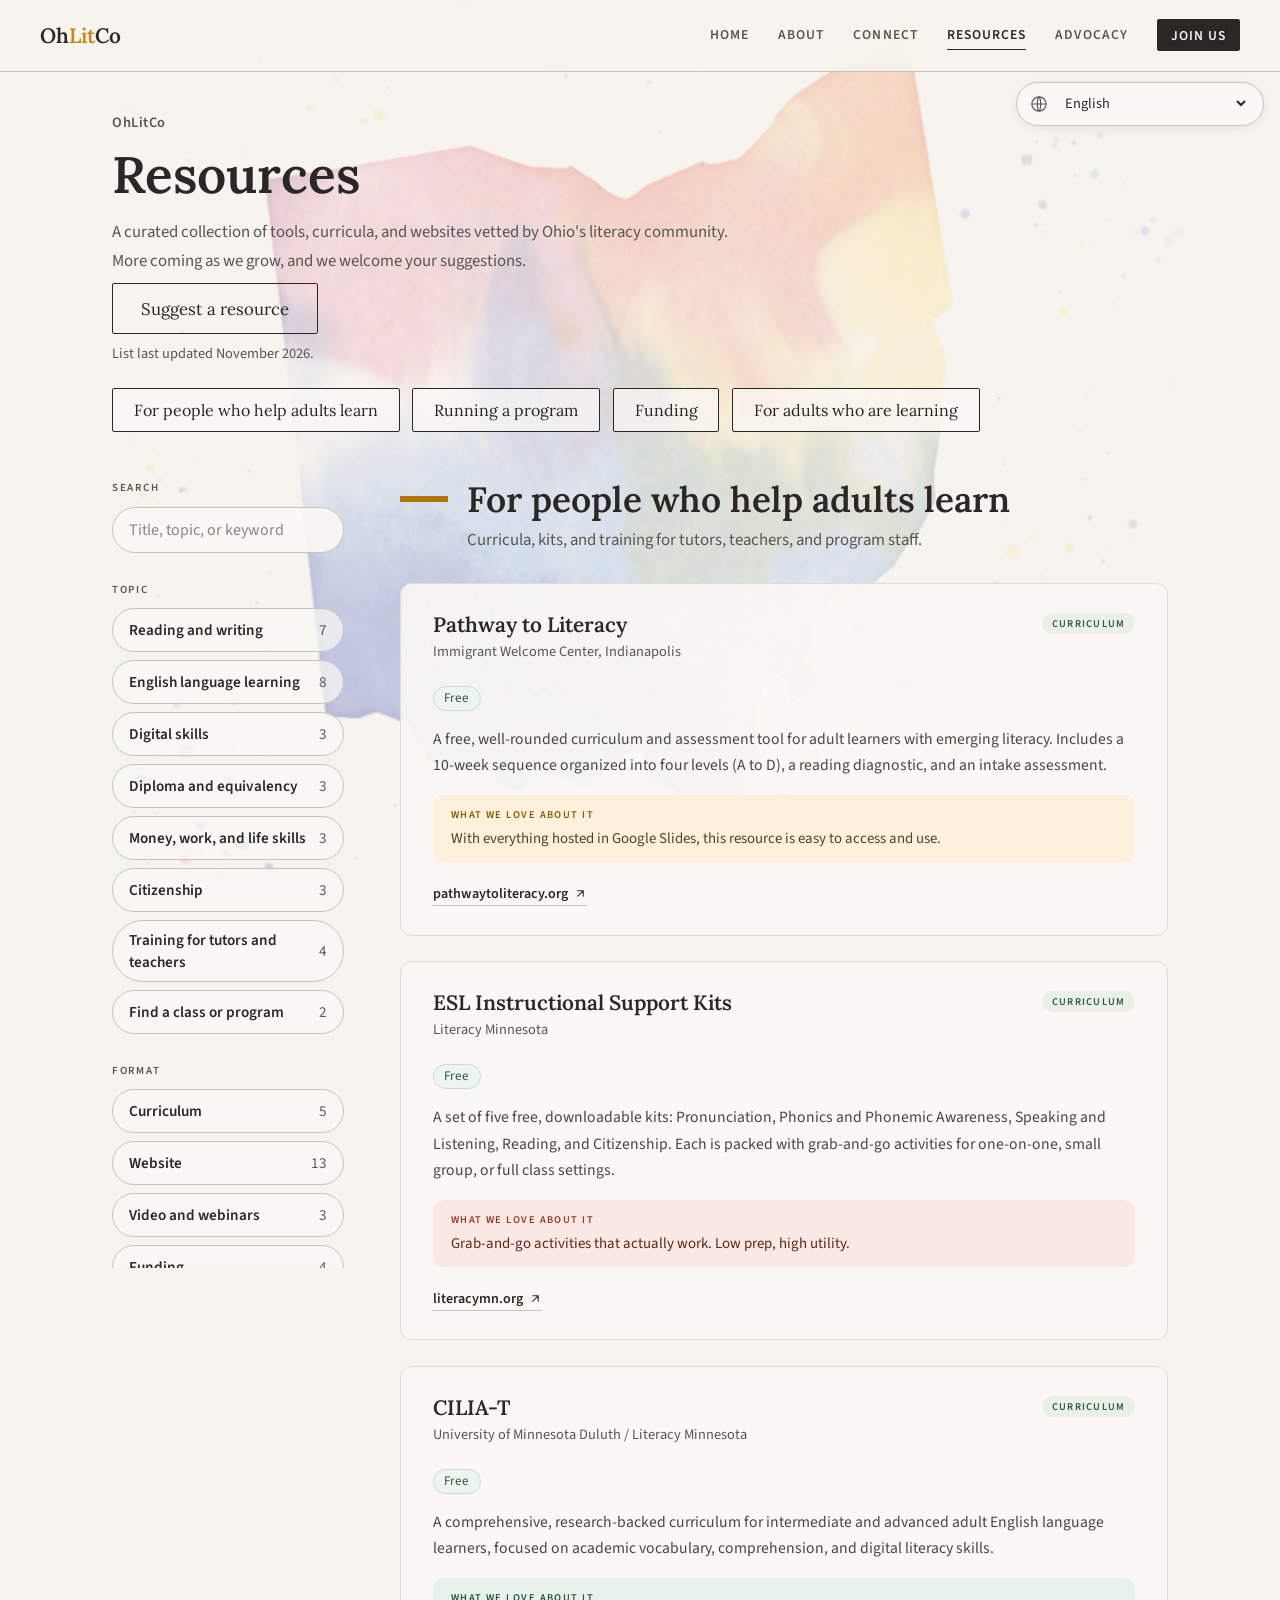
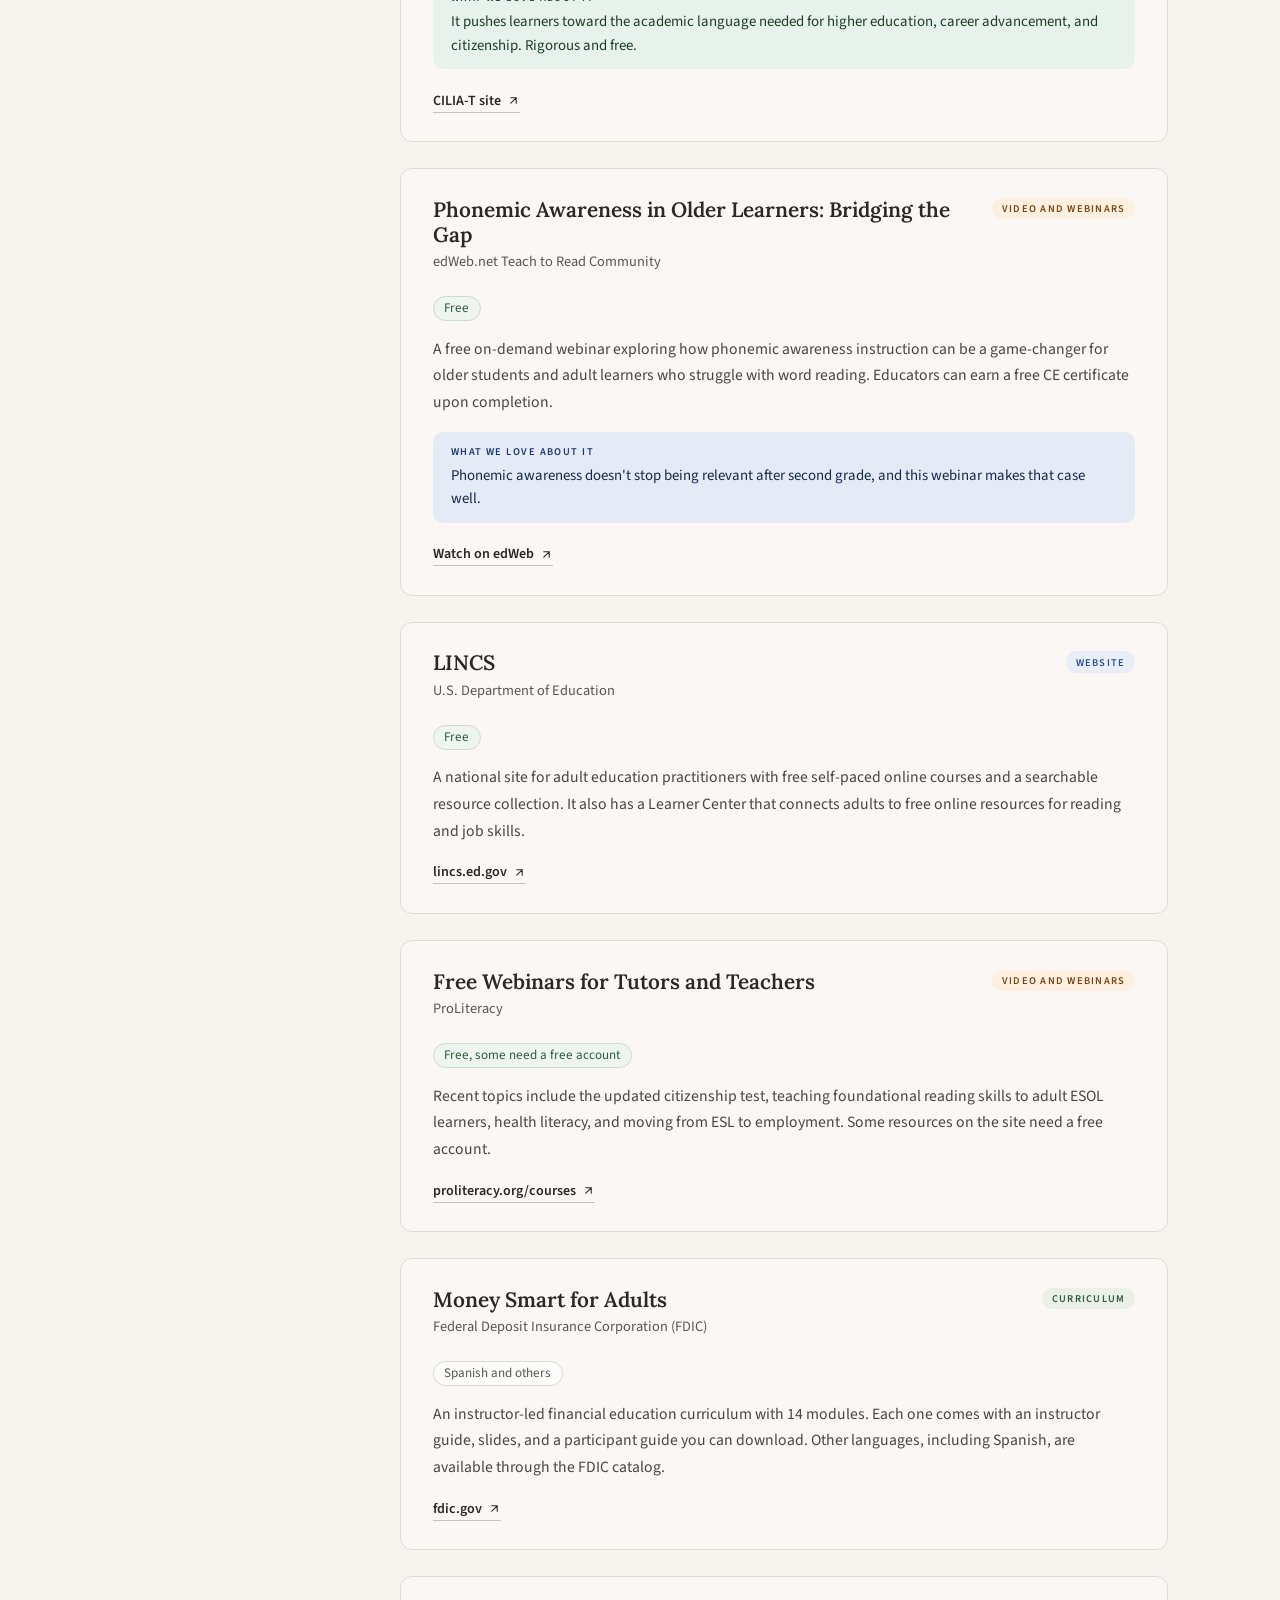
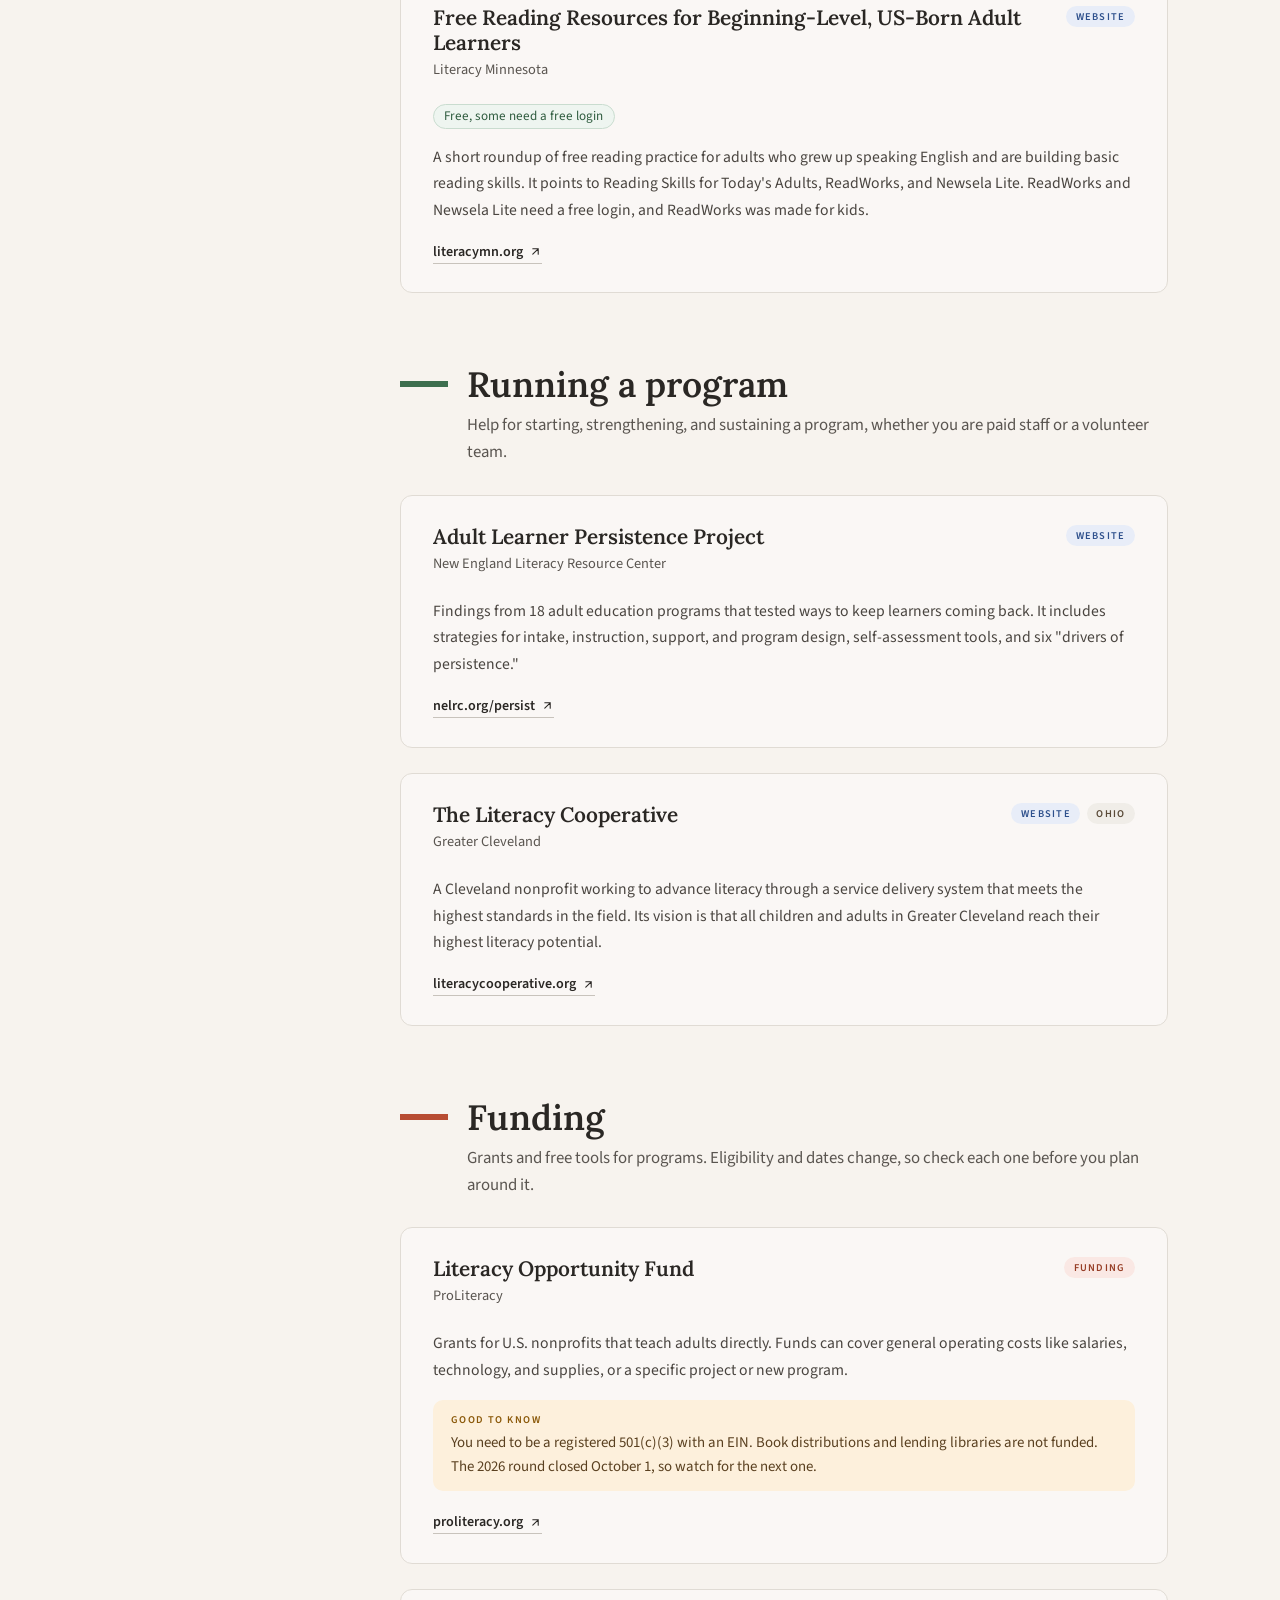
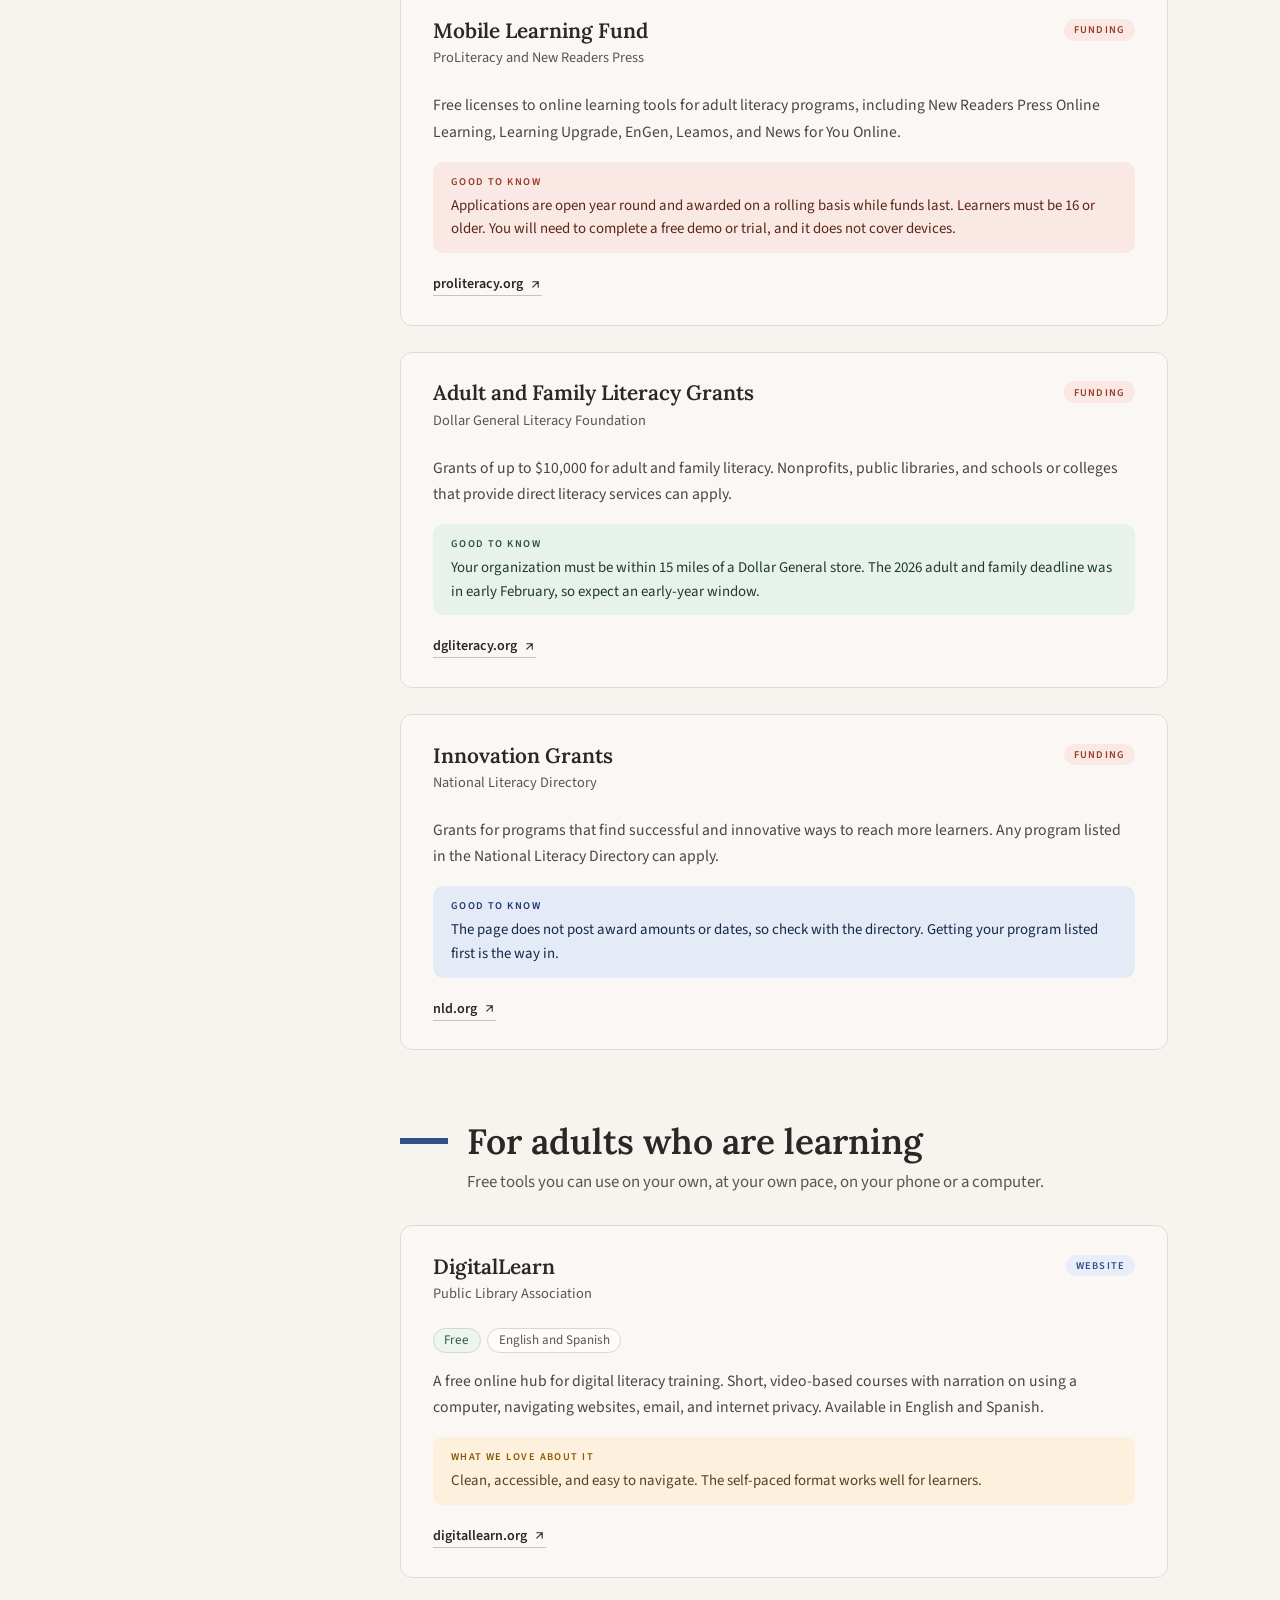
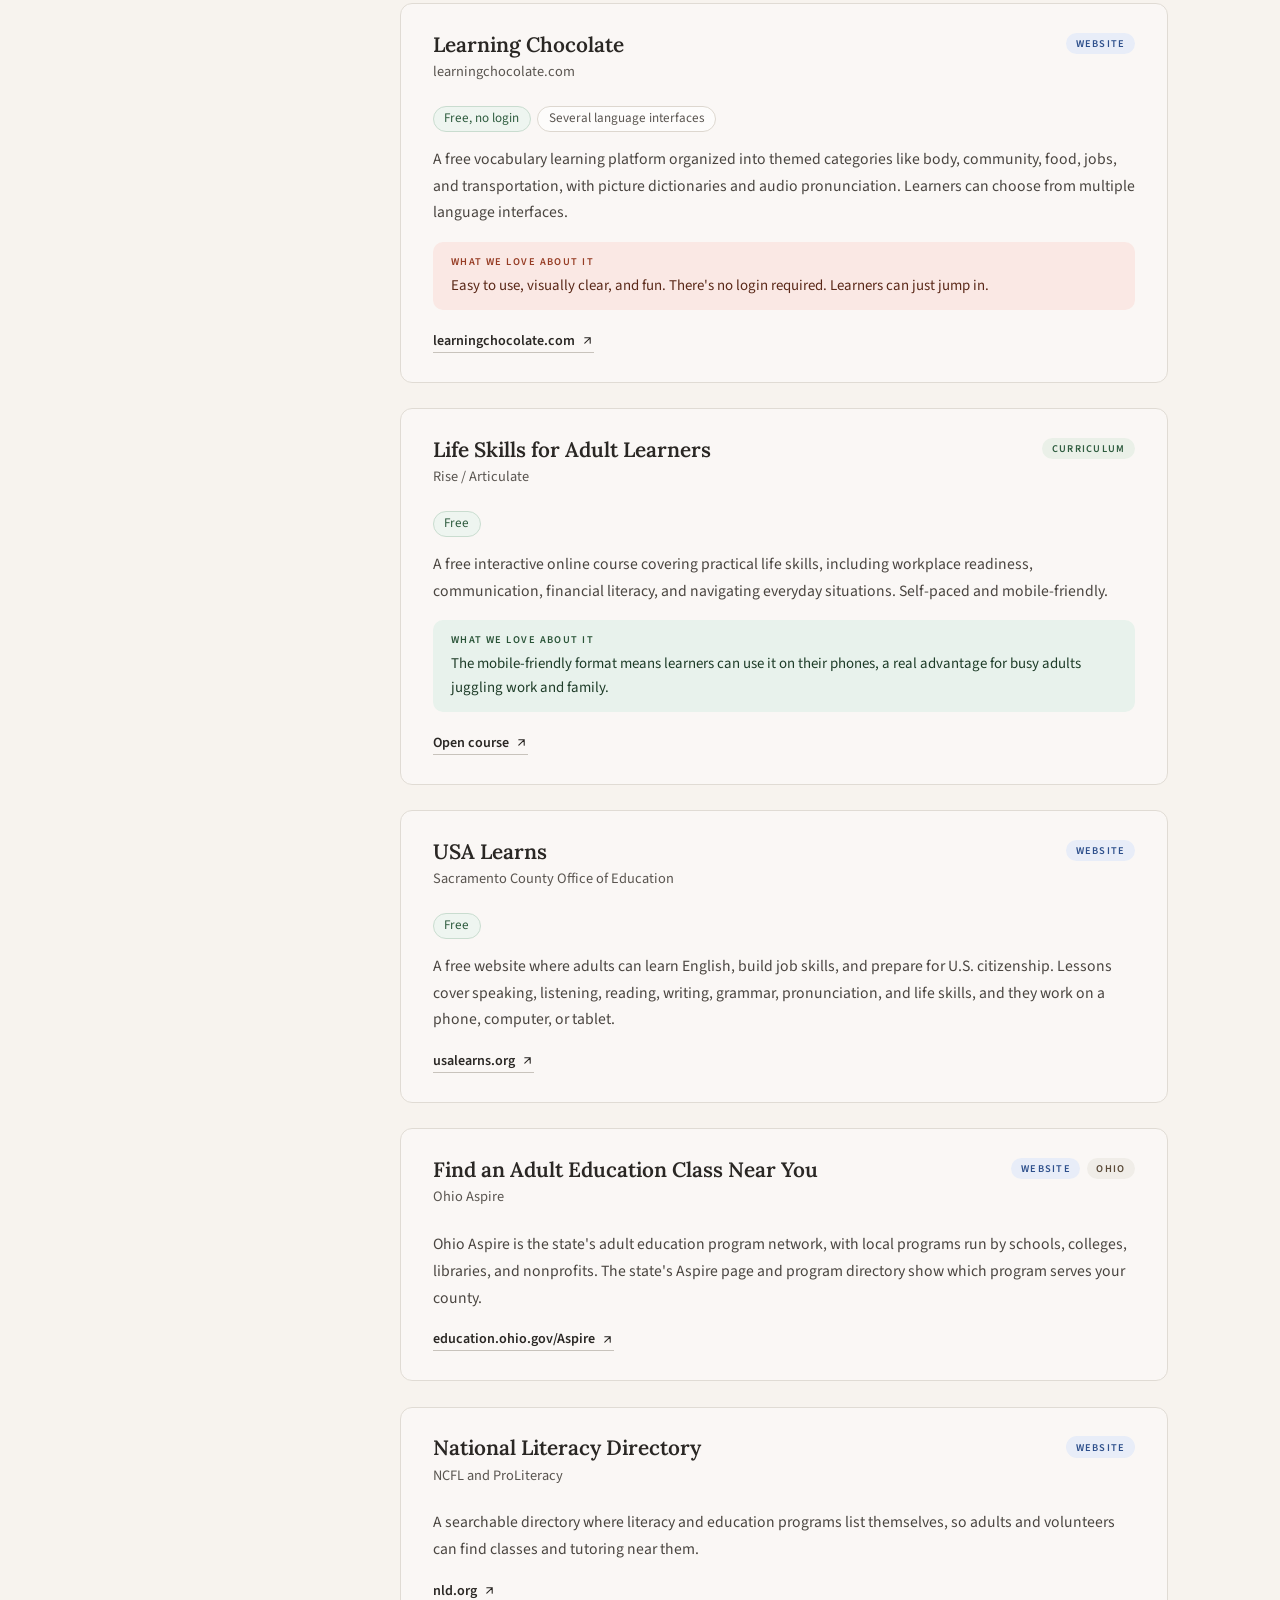
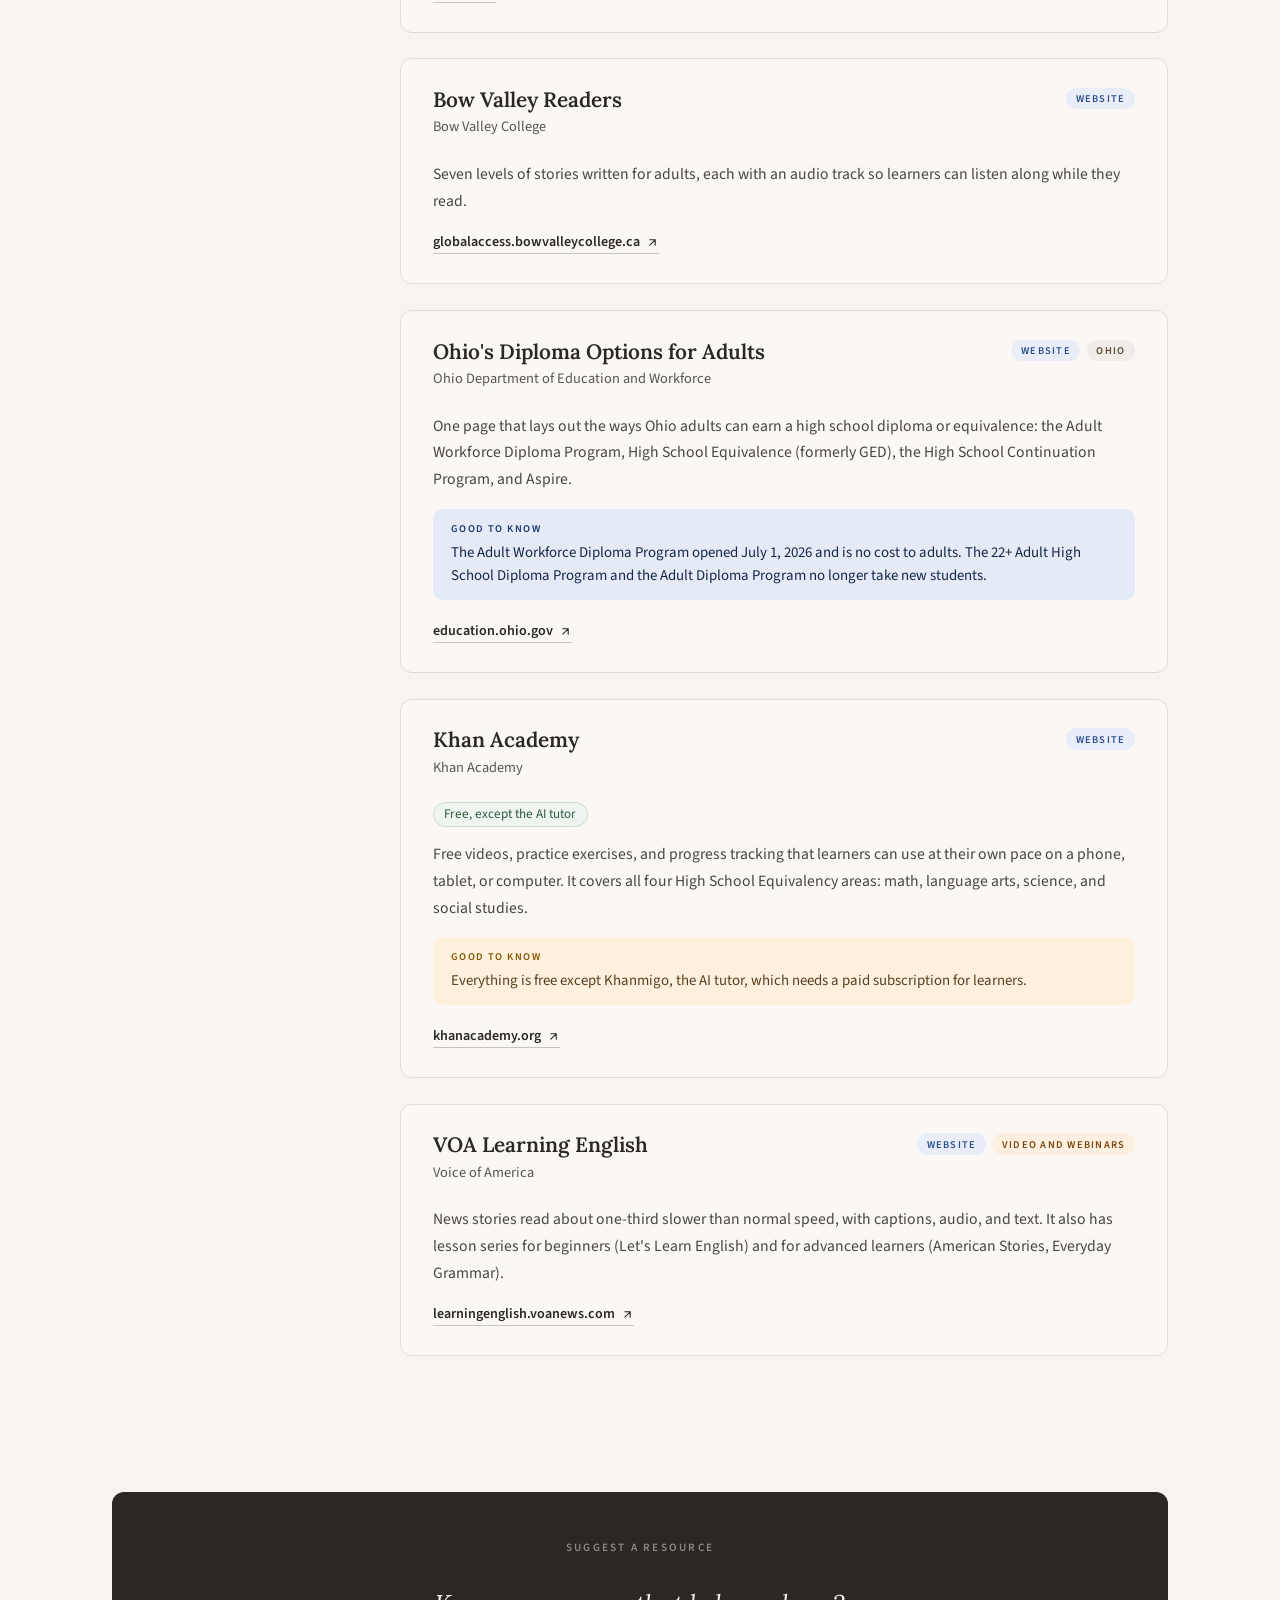
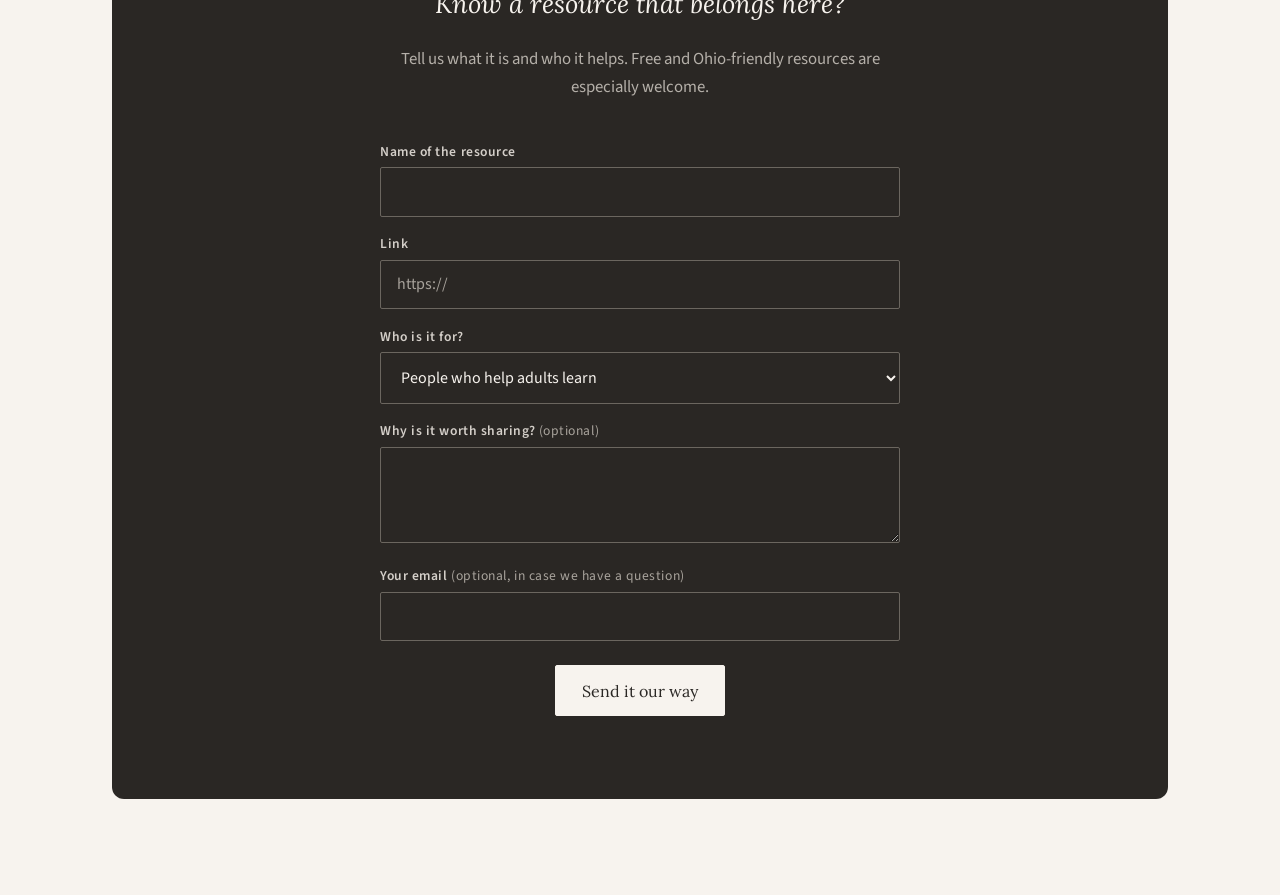
<file: resources.html>
<!DOCTYPE html>
<html lang="en">
<head>
  <meta charset="UTF-8">
  <meta name="viewport" content="width=device-width, initial-scale=1.0">
  <title>Resources | OhLitCo</title>
  <meta name="description" content="Free tools, curricula, funding, and websites for people who help adults learn and for adults who are learning, vetted by Ohio's literacy community.">
  <meta property="og:type" content="website">
  <meta property="og:site_name" content="OhLitCo">
  <meta property="og:title" content="Resources | OhLitCo">
  <meta property="og:description" content="Free tools, curricula, funding, and websites for people who help adults learn and for adults who are learning, vetted by Ohio's literacy community.">
  <meta property="og:url" content="https://ohlitco.org/resources.html">
  <meta property="og:image" content="https://ohlitco.org/img/og-image.png">
  <meta property="og:image:width" content="1200">
  <meta property="og:image:height" content="630">
  <meta property="og:image:alt" content="OhLitCo, Ohio Literacy Coalition. A vibrant, literate Ohio, one word at a time, beside a watercolor map of Ohio.">
  <meta name="twitter:card" content="summary_large_image">
  <link rel="icon" href="favicon.svg" type="image/svg+xml">
  <link rel="icon" href="favicon.ico" sizes="48x48">
  <link rel="apple-touch-icon" href="apple-touch-icon.png">
  <link rel="preconnect" href="https://fonts.googleapis.com">
  <link rel="preconnect" href="https://fonts.gstatic.com" crossorigin>
  <link href="https://fonts.googleapis.com/css2?family=Lora:ital,wght@0,400;0,600;1,400&family=Source+Sans+3:wght@300;400;600&display=swap" rel="stylesheet">
  <link rel="stylesheet" href="css/site.css">
  <link rel="stylesheet" href="css/resources.css">
</head>
<body>
  <a class="skip-link" href="#main">Skip to content</a>

  <nav class="site-nav" aria-label="Main">
    <a href="index.html" class="nav-logo">Oh<span>Lit</span>Co</a>
    <div class="nav-links">
      <a href="index.html" class="nav-link">Home</a>
      <a href="about.html" class="nav-link">About</a>
      <a href="connect.html" class="nav-link">Connect</a>
      <a href="resources.html" class="nav-link" aria-current="page">Resources</a>
      <a href="advocacy.html" class="nav-link">Advocacy</a>
    </div>
    <a href="join.html" class="nav-join">Join us</a>
  </nav>

  <!-- Soft Ohio watercolor behind the page -->
  <div class="ohio-stage soft" aria-hidden="true">
    <div class="ohio-frame">
      <img class="wash" src="img/ohio-wash-all.webp" alt="" width="555" height="600" decoding="async">
    </div>
  </div>

  <main id="main" class="page">
    <p class="page-eyebrow">OhLitCo</p>
    <h1 class="page-title">Resources</h1>
    <p class="page-intro">A curated collection of tools, curricula, and websites vetted by Ohio's literacy community. More coming as we grow, and we welcome your suggestions.</p>
    <p class="suggest-top"><a class="door" href="#suggest">Suggest a resource</a></p>
    <p class="list-updated" id="list-updated"></p>

    <nav class="jump-row" aria-label="Jump to a section">
      <a class="jump" href="#educators">For people who help adults learn</a>
      <a class="jump" href="#programs">Running a program</a>
      <a class="jump" href="#funding">Funding</a>
      <a class="jump" href="#learners">For adults who are learning</a>
    </nav>

    <div class="layout">
      <aside class="sidebar" aria-label="Find resources">
        <div class="search-box">
          <label class="filter-group-label" for="search">Search</label>
          <input type="search" id="search" placeholder="Title, topic, or keyword" autocomplete="off">
        </div>
        <details class="filters" id="filters">
          <summary>Filter by topic, format, or location</summary>
          <div class="filter-groups">
            <div class="filter-group" role="group" aria-labelledby="topic-label">
              <span class="filter-group-label" id="topic-label">Topic</span>
              <div class="filter-tags" id="topic-tags"></div>
            </div>
            <div class="filter-group" role="group" aria-labelledby="format-label">
              <span class="filter-group-label" id="format-label">Format</span>
              <div class="filter-tags" id="format-tags"></div>
            </div>
            <div class="filter-group" role="group" aria-labelledby="location-label">
              <span class="filter-group-label" id="location-label">Location</span>
              <div class="filter-tags">
                <button type="button" class="tag" id="ohio-btn" aria-pressed="false"><span class="label">Made for Ohio</span> <span class="n"></span></button>
              </div>
            </div>
          </div>
        </details>
        <div>
          <p class="results-count" id="results-count" aria-live="polite"></p>
          <button type="button" class="clear" id="clear" hidden>Clear filters</button>
        </div>
      </aside>

      <div class="main">
        <p class="load-status" id="load-status" role="status">Loading resources&hellip;</p>
        <noscript><p class="load-status">The resource list needs JavaScript to load. If you cannot turn it on, write to <a href="mailto:hello@ohlitco.org">hello@ohlitco.org</a> and we will send it to you.</p></noscript>
        <p class="no-results" id="no-results">Nothing matches that combination yet. Try clearing a filter, or <a href="#suggest">tell us what you were looking for</a>.</p>
        <div id="sections"></div>
      </div>
    </div>

    <section class="closing" id="suggest" aria-labelledby="suggest-title">
      <p class="closing-eyebrow">Suggest a resource</p>
      <h2 class="closing-headline" id="suggest-title">Know a resource that belongs here?</h2>
      <p class="closing-body">Tell us what it is and who it helps. Free and Ohio-friendly resources are especially welcome.</p>
      <form class="suggest-form" name="suggest-resource" method="POST" data-netlify="true" netlify-honeypot="bot-field" action="/thanks-resource.html">
        <input type="hidden" name="form-name" value="suggest-resource">
        <p class="visually-hidden"><label>Leave this empty <input name="bot-field" tabindex="-1" autocomplete="off"></label></p>
        <div class="form-field">
          <label for="s-name">Name of the resource</label>
          <input id="s-name" type="text" name="resource-name" required>
        </div>
        <div class="form-field">
          <label for="s-link">Link</label>
          <input id="s-link" type="url" name="resource-link" placeholder="https://" required>
        </div>
        <div class="form-field">
          <label for="s-for">Who is it for?</label>
          <select id="s-for" name="audience">
            <option>People who help adults learn</option>
            <option>Adults who are learning</option>
            <option>Both</option>
            <option>Programs and funders</option>
          </select>
        </div>
        <div class="form-field">
          <label for="s-why">Why is it worth sharing? <span class="optional">(optional)</span></label>
          <textarea id="s-why" name="why"></textarea>
        </div>
        <div class="form-field">
          <label for="s-email">Your email <span class="optional">(optional, in case we have a question)</span></label>
          <input id="s-email" type="email" name="email" autocomplete="email">
        </div>
        <button type="submit">Send it our way</button>
      </form>
    </section>
  </main>

  <script src="js/resources.js"></script>
  <script src="js/translate.js" defer></script>
</body>
</html>
</file>
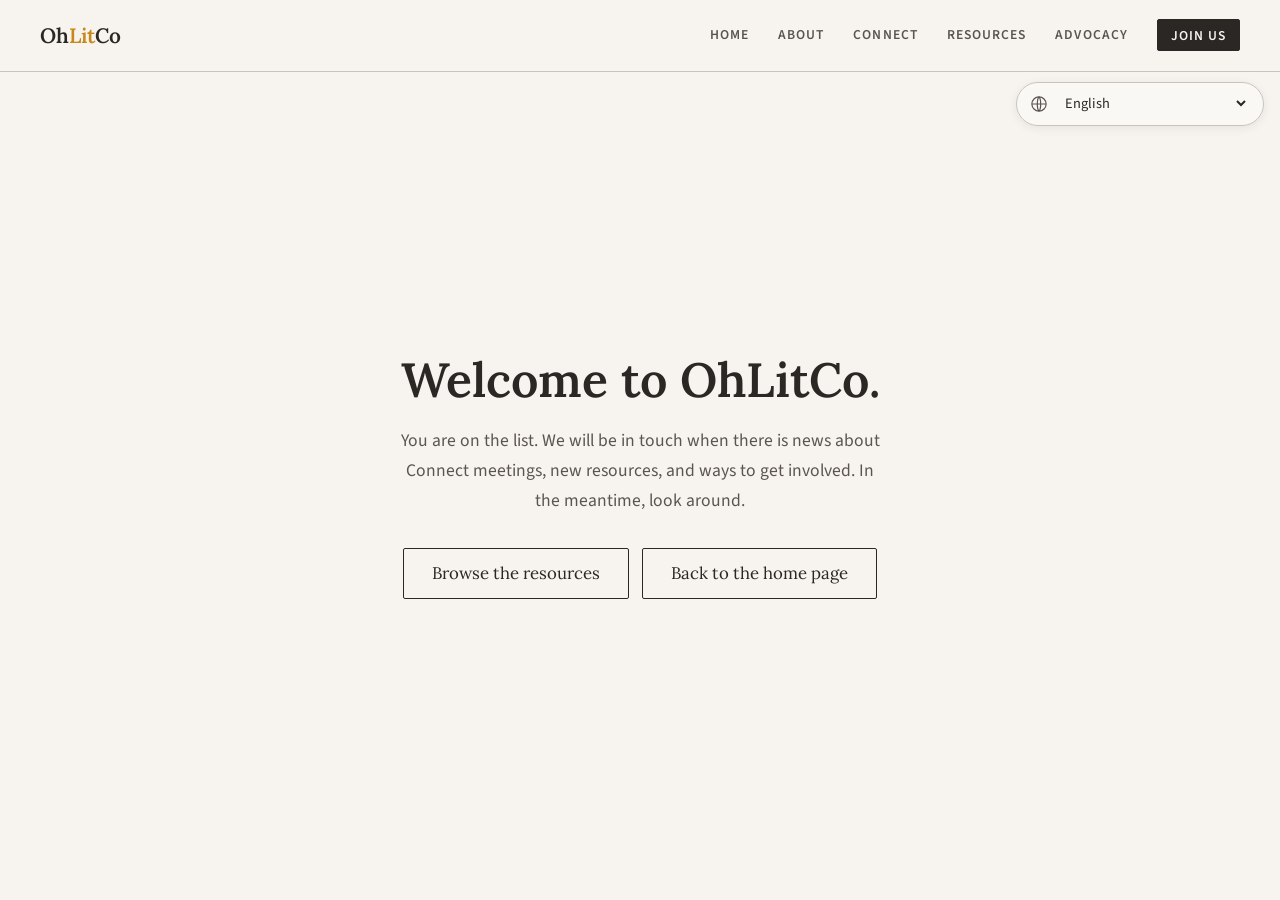
<file: thanks-join.html>
<!DOCTYPE html>
<html lang="en">
<head>
  <meta charset="UTF-8">
  <meta name="viewport" content="width=device-width, initial-scale=1.0">
  <title>Welcome | OhLitCo</title>
  <meta name="robots" content="noindex">
  <link rel="icon" href="favicon.svg" type="image/svg+xml">
  <link rel="icon" href="favicon.ico" sizes="48x48">
  <link rel="preconnect" href="https://fonts.googleapis.com">
  <link rel="preconnect" href="https://fonts.gstatic.com" crossorigin>
  <link href="https://fonts.googleapis.com/css2?family=Lora:ital,wght@0,400;0,600;1,400&family=Source+Sans+3:wght@300;400;600&display=swap" rel="stylesheet">
  <link rel="stylesheet" href="css/site.css">
  <style>
    .thanks { min-height: 100vh; display: flex; flex-direction: column; align-items: center; justify-content: center; text-align: center; padding: 7rem 2rem 4rem; }
    .thanks h1 { font-family: 'Lora', Georgia, serif; font-size: clamp(2rem, 5vw, 3rem); font-weight: 600; margin-bottom: 1rem; }
    .thanks p { font-size: 1.1rem; line-height: 1.7; color: var(--text-gray); max-width: 480px; margin-bottom: 2rem; }
    .thanks .door { display: inline-block; }
    .thanks-links { display: flex; flex-wrap: wrap; gap: 0.8rem; justify-content: center; }
  </style>
</head>
<body>
  <nav class="site-nav" aria-label="Main">
    <a href="index.html" class="nav-logo">Oh<span>Lit</span>Co</a>
    <div class="nav-links">
      <a href="index.html" class="nav-link">Home</a>
      <a href="about.html" class="nav-link">About</a>
      <a href="connect.html" class="nav-link">Connect</a>
      <a href="resources.html" class="nav-link">Resources</a>
      <a href="advocacy.html" class="nav-link">Advocacy</a>
    </div>
    <a href="join.html" class="nav-join">Join us</a>
  </nav>
  <main class="thanks">
    <h1>Welcome to OhLitCo.</h1>
    <p>You are on the list. We will be in touch when there is news about Connect meetings, new resources, and ways to get involved. In the meantime, look around.</p>
    <div class="thanks-links">
      <a class="door" href="resources.html">Browse the resources</a>
      <a class="door" href="index.html">Back to the home page</a>
    </div>
  </main>
  <script src="js/translate.js" defer></script>
</body>
</html>
</file>
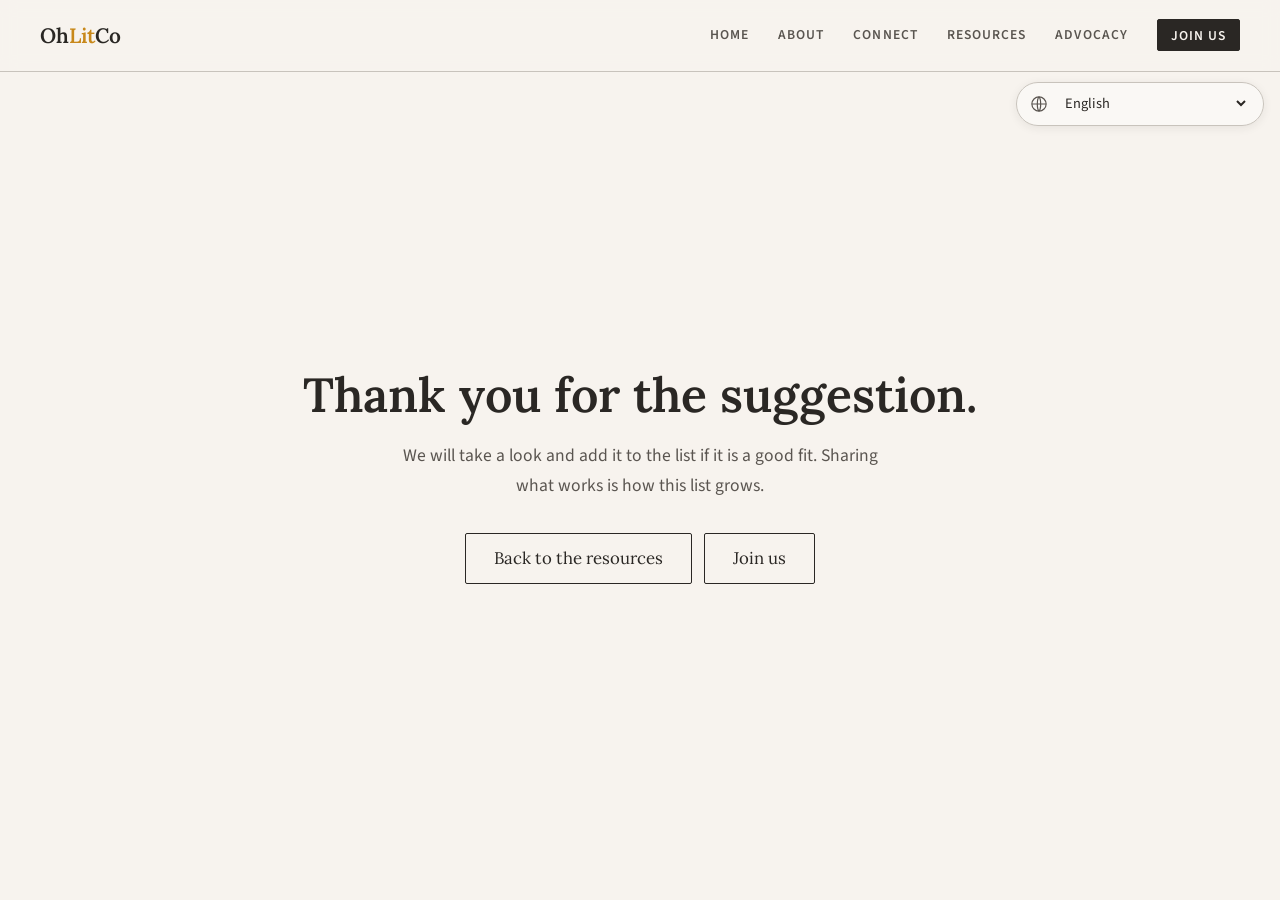
<file: thanks-resource.html>
<!DOCTYPE html>
<html lang="en">
<head>
  <meta charset="UTF-8">
  <meta name="viewport" content="width=device-width, initial-scale=1.0">
  <title>Thank you | OhLitCo</title>
  <meta name="robots" content="noindex">
  <link rel="icon" href="favicon.svg" type="image/svg+xml">
  <link rel="icon" href="favicon.ico" sizes="48x48">
  <link rel="preconnect" href="https://fonts.googleapis.com">
  <link rel="preconnect" href="https://fonts.gstatic.com" crossorigin>
  <link href="https://fonts.googleapis.com/css2?family=Lora:ital,wght@0,400;0,600;1,400&family=Source+Sans+3:wght@300;400;600&display=swap" rel="stylesheet">
  <link rel="stylesheet" href="css/site.css">
  <style>
    .thanks { min-height: 100vh; display: flex; flex-direction: column; align-items: center; justify-content: center; text-align: center; padding: 7rem 2rem 4rem; }
    .thanks h1 { font-family: 'Lora', Georgia, serif; font-size: clamp(2rem, 5vw, 3rem); font-weight: 600; margin-bottom: 1rem; }
    .thanks p { font-size: 1.1rem; line-height: 1.7; color: var(--text-gray); max-width: 480px; margin-bottom: 2rem; }
    .thanks .door { display: inline-block; }
    .thanks-links { display: flex; flex-wrap: wrap; gap: 0.8rem; justify-content: center; }
  </style>
</head>
<body>
  <nav class="site-nav" aria-label="Main">
    <a href="index.html" class="nav-logo">Oh<span>Lit</span>Co</a>
    <div class="nav-links">
      <a href="index.html" class="nav-link">Home</a>
      <a href="about.html" class="nav-link">About</a>
      <a href="connect.html" class="nav-link">Connect</a>
      <a href="resources.html" class="nav-link">Resources</a>
      <a href="advocacy.html" class="nav-link">Advocacy</a>
    </div>
    <a href="join.html" class="nav-join">Join us</a>
  </nav>
  <main class="thanks">
    <h1>Thank you for the suggestion.</h1>
    <p>We will take a look and add it to the list if it is a good fit. Sharing what works is how this list grows.</p>
    <div class="thanks-links">
      <a class="door" href="resources.html">Back to the resources</a>
      <a class="door" href="join.html">Join us</a>
    </div>
  </main>
  <script src="js/translate.js" defer></script>
</body>
</html>
</file>
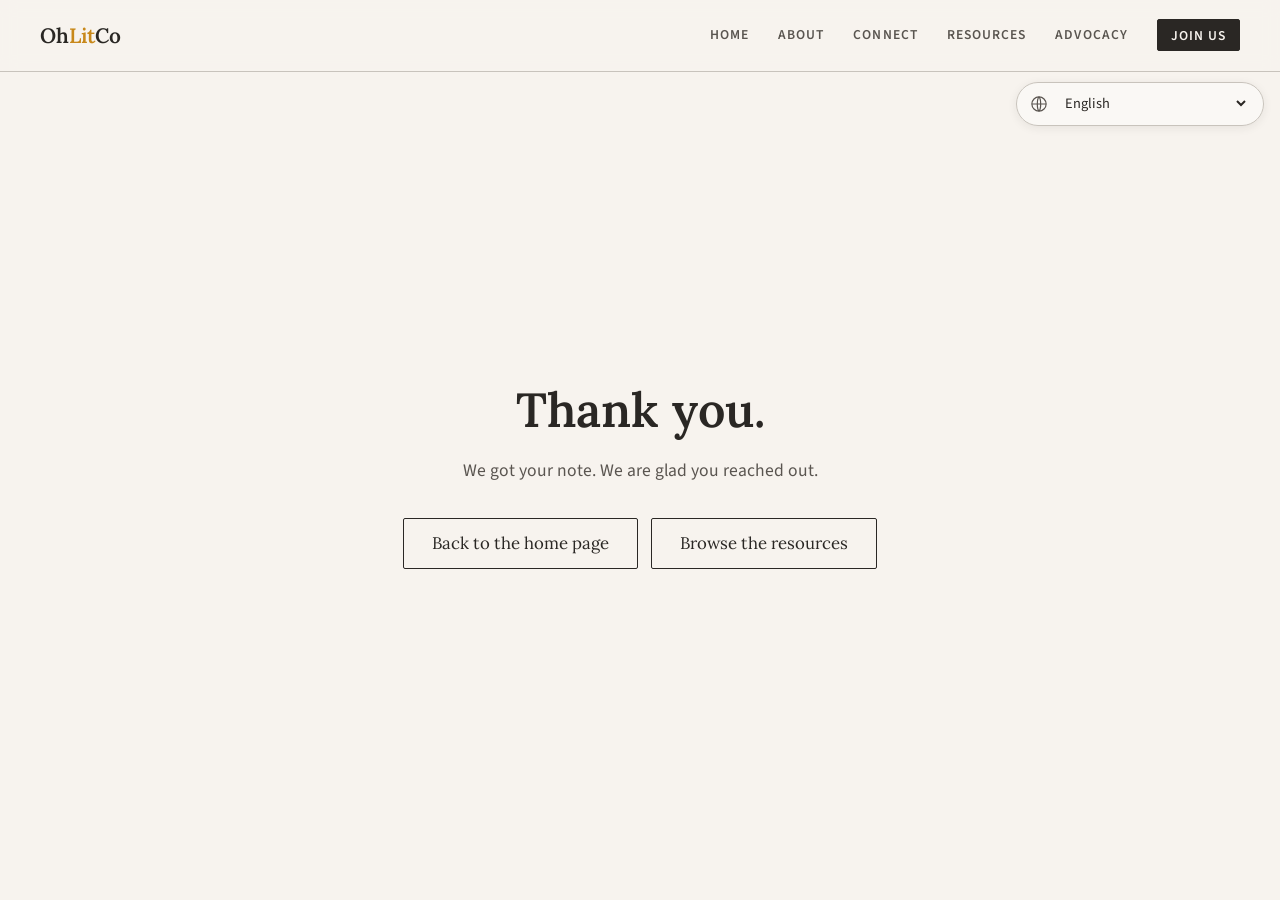
<file: thanks.html>
<!DOCTYPE html>
<html lang="en">
<head>
  <meta charset="UTF-8">
  <meta name="viewport" content="width=device-width, initial-scale=1.0">
  <title>Thank you | OhLitCo</title>
  <meta name="robots" content="noindex">
  <link rel="icon" href="favicon.svg" type="image/svg+xml">
  <link rel="icon" href="favicon.ico" sizes="48x48">
  <link rel="preconnect" href="https://fonts.googleapis.com">
  <link rel="preconnect" href="https://fonts.gstatic.com" crossorigin>
  <link href="https://fonts.googleapis.com/css2?family=Lora:ital,wght@0,400;0,600;1,400&family=Source+Sans+3:wght@300;400;600&display=swap" rel="stylesheet">
  <link rel="stylesheet" href="css/site.css">
  <style>
    .thanks { min-height: 100vh; display: flex; flex-direction: column; align-items: center; justify-content: center; text-align: center; padding: 7rem 2rem 4rem; }
    .thanks h1 { font-family: 'Lora', Georgia, serif; font-size: clamp(2rem, 5vw, 3rem); font-weight: 600; margin-bottom: 1rem; }
    .thanks p { font-size: 1.1rem; line-height: 1.7; color: var(--text-gray); max-width: 480px; margin-bottom: 2rem; }
    .thanks .door { display: inline-block; }
    .thanks-links { display: flex; flex-wrap: wrap; gap: 0.8rem; justify-content: center; }
  </style>
</head>
<body>
  <nav class="site-nav" aria-label="Main">
    <a href="index.html" class="nav-logo">Oh<span>Lit</span>Co</a>
    <div class="nav-links">
      <a href="index.html" class="nav-link">Home</a>
      <a href="about.html" class="nav-link">About</a>
      <a href="connect.html" class="nav-link">Connect</a>
      <a href="resources.html" class="nav-link">Resources</a>
      <a href="advocacy.html" class="nav-link">Advocacy</a>
    </div>
    <a href="join.html" class="nav-join">Join us</a>
  </nav>
  <main class="thanks">
    <h1>Thank you.</h1>
    <p>We got your note. We are glad you reached out.</p>
    <div class="thanks-links">
      <a class="door" href="index.html">Back to the home page</a>
      <a class="door" href="resources.html">Browse the resources</a>
    </div>
  </main>
  <script src="js/translate.js" defer></script>
</body>
</html>
</file>
<file: css/site.css>
/* OhLitCo shared styles: colors, fonts, nav, buttons, closing card */

*, *::before, *::after { margin: 0; padding: 0; box-sizing: border-box; }

:root {
  --cream: #F7F3EE;
  --charcoal: #2A2724;
  --mid-gray: #8A857E;
  --text-gray: #5A5550;
  --light-gray: #C8C3BC;
  --warm-white: #FAF8F5;
  --amber: #C8881A;
}

html { scroll-behavior: smooth; }

body {
  font-family: 'Source Sans 3', system-ui, sans-serif;
  background: var(--cream);
  color: var(--charcoal);
  overflow-x: hidden;
}

.skip-link {
  position: absolute;
  left: 1rem;
  top: -4rem;
  z-index: 200;
  background: var(--charcoal);
  color: var(--cream);
  padding: 0.6rem 1rem;
  border-radius: 2px;
  text-decoration: none;
}
.skip-link:focus { top: 1rem; }

:focus-visible { outline: 2px solid var(--charcoal); outline-offset: 3px; }

/* ===== OHIO WATERCOLOR STAGE =====
   Pre-painted images stacked behind the page. The frame is Ohio's shape sized to fit the
   screen (the art is 540 x 600). The paint images are slightly larger than the frame so
   splatters that fly past the border are not cut off. */
.ohio-stage {
  position: fixed;
  inset: 0;
  overflow: hidden;
  pointer-events: none;
  z-index: 0;
  container-type: size;
}
.ohio-frame {
  position: absolute;
  left: 50%;
  top: 50%;
  width: min(100vw, 90vh);            /* fallback */
  width: min(100cqw, 90cqh);
  aspect-ratio: 540 / 600;
  transform: translate(-50%, -50%);
}
.ohio-frame img { position: absolute; display: block; }
.ohio-frame .outline { inset: 0; width: 100%; height: 100%; }
.ohio-frame .wash {
  left: -18.52%;                       /* 100 / 540 */
  top: -16.67%;                        /* 100 / 600 */
  width: 137.04%;                      /* 740 / 540 */
  height: 133.33%;                     /* 800 / 600 */
  mix-blend-mode: multiply;           /* pigments mix where they overlap, like real paint */
  -webkit-mask-image: linear-gradient(to right, transparent, #000 5%, #000 95%, transparent);
  mask-image: linear-gradient(to right, transparent, #000 5%, #000 95%, transparent);
}

/* ===== NAV ===== */
.site-nav {
  position: fixed;
  top: 0; left: 0; right: 0;
  z-index: 100;
  padding: 1.2rem 2.5rem;
  display: flex;
  align-items: center;
  justify-content: space-between;
  gap: 1rem;
  background: rgba(247, 243, 238, 0.92);
  backdrop-filter: blur(8px);
  border-bottom: 0.5px solid var(--light-gray);
}
.nav-logo {
  font-family: 'Lora', Georgia, serif;
  font-size: 1.3rem;
  font-weight: 600;
  color: var(--charcoal);
  text-decoration: none;
}
.nav-logo span { color: var(--amber); }
.nav-links { display: flex; gap: 1.8rem; }
.nav-link {
  font-size: 0.85rem;
  font-weight: 600;
  letter-spacing: 0.08em;
  text-transform: uppercase;
  color: var(--text-gray);
  text-decoration: none;
  padding: 0.3rem 0;
  border-bottom: 1.5px solid transparent;
  transition: color 0.2s, border-color 0.2s;
}
.nav-link:hover { color: var(--charcoal); }
.nav-link[aria-current="page"] { color: var(--charcoal); border-color: var(--charcoal); }

/* ===== SHARED BUTTONS ===== */
.door, .jump {
  font-family: 'Lora', Georgia, serif;
  font-size: 1.05rem;
  text-decoration: none;
  padding: 0.85rem 1.75rem;
  border: 1.5px solid var(--charcoal);
  border-radius: 2px;
  color: var(--charcoal);
  transition: background 0.3s ease, color 0.3s ease;
}
.door:hover, .door:focus-visible,
.jump:hover, .jump:focus-visible { background: var(--charcoal); color: var(--cream); }

/* ===== CLOSING CARD (dark) ===== */
.closing {
  background: var(--charcoal);
  color: var(--cream);
  text-align: center;
}
.closing-eyebrow {
  font-size: 0.7rem;
  font-weight: 600;
  letter-spacing: 0.2em;
  text-transform: uppercase;
  color: #8F8982;
  margin-bottom: 2rem;
}
.closing-headline {
  font-family: 'Lora', Georgia, serif;
  font-weight: 400;
  font-style: italic;
  line-height: 1.3;
  margin: 0 auto 1.5rem;
}
.closing-body {
  font-size: 1.05rem;
  line-height: 1.7;
  color: #B5B0A9;
  max-width: 520px;
  margin: 0 auto 2.5rem;
}
.closing-email {
  display: inline-block;
  font-family: 'Lora', Georgia, serif;
  font-size: 1.3rem;
  color: var(--cream);
  text-decoration: none;
  border-bottom: 1.5px solid #5A5550;
  padding-bottom: 2px;
  transition: border-color 0.3s ease, color 0.3s ease;
}
.closing-email:hover { color: #fff; border-color: #A8A39C; }
.closing-footer {
  margin-top: 4rem;
  font-size: 0.75rem;
  color: #A8A39C;
  letter-spacing: 0.08em;
}

/* ===== FORMS (dark card) ===== */
.form-field { text-align: left; margin-bottom: 1.1rem; }
.form-field label {
  display: block;
  font-size: 0.85rem;
  font-weight: 600;
  letter-spacing: 0.04em;
  color: #D4CFC9;
  margin-bottom: 0.4rem;
}
.form-field .optional { font-weight: 400; color: #A8A39C; }
.closing input[type="text"],
.closing input[type="url"],
.closing input[type="email"],
.closing select,
.closing textarea {
  width: 100%;
  font-family: inherit;
  font-size: 1rem;
  padding: 0.8rem 1rem;
  border: 1.5px solid #6B665F;
  border-radius: 2px;
  background: transparent;
  color: var(--cream);
}
.closing select option { color: var(--charcoal); }
.closing textarea { min-height: 6rem; resize: vertical; }
.closing input::placeholder, .closing textarea::placeholder { color: #A8A39C; }
.closing input:focus-visible, .closing select:focus-visible, .closing textarea:focus-visible {
  outline: 2px solid var(--cream);
  outline-offset: 2px;
}
.closing button[type="submit"] {
  font-family: 'Lora', Georgia, serif;
  font-size: 1rem;
  padding: 0.9rem 1.6rem;
  border: 1.5px solid var(--cream);
  border-radius: 2px;
  background: var(--cream);
  color: var(--charcoal);
  cursor: pointer;
  transition: background 0.3s ease, color 0.3s ease;
}
.closing button[type="submit"]:hover,
.closing button[type="submit"]:focus-visible { background: transparent; color: var(--cream); }
.visually-hidden {
  position: absolute;
  width: 1px; height: 1px;
  overflow: hidden;
  clip: rect(0, 0, 0, 0);
  white-space: nowrap;
}

/* "Join us" button in the nav */
.nav-join {
  font-size: 0.85rem;
  font-weight: 600;
  letter-spacing: 0.08em;
  text-transform: uppercase;
  text-decoration: none;
  color: var(--cream);
  background: var(--charcoal);
  border: 1.5px solid var(--charcoal);
  border-radius: 2px;
  padding: 0.35rem 0.8rem;
  transition: background 0.2s, color 0.2s;
}
.nav-join:hover, .nav-join:focus-visible, .nav-join[aria-current="page"] { background: transparent; color: var(--charcoal); }
.nav-links { align-items: center; margin-left: auto; }
.site-nav { justify-content: flex-start; gap: 1.8rem; }

@media (max-width: 600px) {
  .nav-join { font-size: 0.75rem; letter-spacing: 0.05em; padding: 0.3rem 0.65rem; white-space: nowrap; }
  .site-nav { padding: 1rem 1.2rem; }
  .site-nav { gap: 0.6rem; }
  .nav-link { font-size: 0.75rem; letter-spacing: 0.05em; }
  .nav-links a[href="index.html"] { display: none; } /* logo already goes home */
}

/* small phones: logo and Join button on top, links in a row underneath */
@media (max-width: 560px) {
  .site-nav { display: grid; grid-template-columns: 1fr auto; grid-template-areas: "logo join" "links links"; row-gap: 0.35rem; align-items: center; padding: 0.7rem 1.2rem 0.6rem; }
  .nav-logo { grid-area: logo; }
  .nav-join { grid-area: join; }
  .nav-links { grid-area: links; margin-left: 0; justify-content: space-between; gap: 0.5rem; }
}

/* ===== LANGUAGE PICKER ===== */
.translate-bar {
  position: fixed;
  right: 1rem;
  top: 80px;
  z-index: 90;
  display: flex;
  flex-wrap: wrap;
  align-items: center;
  justify-content: flex-end;
  gap: 0.4rem;
  width: 15.5rem;
  max-width: calc(100vw - 2rem);
  padding: 0.3rem 0.9rem 0.3rem 0.8rem;
  background: rgba(250, 248, 245, 0.95);
  border: 1px solid var(--light-gray);
  border-radius: 1.4rem;
  box-shadow: 0 2px 10px rgba(42, 39, 36, 0.08);
  color: var(--text-gray);
  font-size: 0.9rem;
  opacity: 0;
  transform: translateY(-14px);
  transition: opacity .5s ease, transform .5s ease;
}
.translate-bar.is-in { opacity: 1; transform: none; }
.translate-bar label { display: inline-flex; align-items: center; }
.translate-bar select {
  font: inherit;
  color: var(--charcoal);
  background: transparent;
  border: 0;
  padding: 0.3rem 0.4rem;
  flex: 1 1 0;
  min-width: 0;
  width: 100%;
  text-overflow: ellipsis;
}
.translate-note { flex-basis: 100%; text-align: right; font-size: 0.8rem; padding: 0 0.6rem 0.3rem 0; }
.translate-bar.is-english .translate-note { display: none; }
.sr-only { position: absolute; width: 1px; height: 1px; overflow: hidden; clip: rect(0 0 0 0); white-space: nowrap; }
.translate-hidden { display: none; }
/* hide Google's own banner and keep the page where it belongs */
.skiptranslate iframe, iframe.skiptranslate { display: none !important; }
body { top: 0 !important; }
/* phones: tuck the picker in the bottom corner so it never covers the header or page title */
@media (max-width: 560px) {
  .translate-bar {
    top: auto;
    bottom: 0.9rem;
    right: 0.8rem;
    width: auto;
    max-width: 14rem;
    transform: translateY(14px);
    padding: 0.25rem 0.8rem 0.25rem 0.8rem;
    gap: 0.1rem 0.4rem;
  }
  .translate-bar.is-in { transform: none; }
  .translate-bar select { flex: 0 1 auto; width: auto; max-width: 9.5rem; }
  .translate-note { order: -1; }
}
@media (prefers-reduced-motion: reduce) { .translate-bar { transition: none; } }
</file>
<file: css/home.css>
/* Home page */

/* ===== OHIO WATERCOLOR REVEAL =====
   The stage and frame live in site.css. Each paint layer starts invisible, and js/home.js
   raises its opacity as its pillar scrolls up the screen. */
.ohio-frame .wash {
  opacity: 0;
  will-change: opacity;
}

.hero, .belong, .pillars-section, .closing { position: relative; z-index: 1; }

/* ===== HERO ===== */
.hero {
  min-height: 100vh;
  display: flex;
  flex-direction: column;
  align-items: center;
  justify-content: center;
  padding: 6rem 2rem 6rem;
  text-align: center;
}
.hero-eyebrow {
  font-size: 0.75rem;
  font-weight: 600;
  font-size: 0.95rem;
  letter-spacing: 0.04em;
  color: var(--text-gray);
  margin-bottom: 2rem;
}
.hero-title {
  font-family: 'Lora', Georgia, serif;
  font-size: clamp(2.8rem, 7vw, 5.5rem);
  font-weight: 600;
  line-height: 1.05;
  letter-spacing: -0.01em;
  margin-bottom: 0.3em;
}
.mission {
  font-family: 'Lora', Georgia, serif;
  font-size: clamp(1.25rem, 3vw, 1.75rem);
  line-height: 1.5;
  max-width: 640px;
  margin: 0 auto 1.5rem;
}
.welcome {
  font-size: 1.1rem;
  line-height: 1.7;
  color: var(--text-gray);
  max-width: 520px;
  margin: 0 auto 2.5rem;
}
.doors-label {
  font-size: 0.95rem;
  font-weight: 600;
  letter-spacing: 0.02em;
  color: var(--text-gray);
  margin: 0 auto 1rem;
}
.doors {
  display: flex;
  flex-wrap: wrap;
  gap: 1rem;
  justify-content: center;
  margin-bottom: 4rem;
}
.door { background: rgba(250, 248, 245, 0.6); }
.scroll-hint {
  display: flex;
  flex-direction: column;
  align-items: center;
  gap: 0.5rem;
  color: var(--text-gray);
  font-size: 0.9rem;
  letter-spacing: 0.03em;
  animation: bob 2.4s ease-in-out infinite;
}
.scroll-hint svg {
  width: 20px; height: 20px;
  stroke: var(--text-gray);
  fill: none;
  stroke-width: 1.5;
  stroke-linecap: round;
}
@keyframes bob {
  0%, 100% { transform: translateY(0); }
  50% { transform: translateY(6px); }
}

/* ===== WHO BELONGS ===== */
.belong {
  text-align: center;
  padding: 1rem 2rem 5rem;
  max-width: 900px;
  margin: 0 auto;
}
.belong-label, .pillars-label {
  font-size: 0.7rem;
  font-weight: 600;
  letter-spacing: 0.2em;
  text-transform: uppercase;
  color: var(--text-gray);
}
.belong-label { margin-bottom: 1.5rem; }
.belong-chips { display: flex; flex-wrap: wrap; gap: 0.7rem; justify-content: center; list-style: none; }
.belong-chips li {
  font-size: 1rem;
  padding: 0.55rem 1.2rem;
  border: 1px solid var(--light-gray);
  border-radius: 100px;
  background: rgba(250, 248, 245, 0.85);
}

/* ===== PILLARS ===== */
.pillars-section {
  padding: 6rem 2rem 8rem;
  max-width: 900px;
  margin: 0 auto;
}
.pillars-label { margin-bottom: 4rem; text-align: center; }
.pillar {
  display: grid;
  grid-template-columns: 80px 1fr;
  gap: 0 2.5rem;
  margin-bottom: 5rem;
  align-items: start;
  opacity: 0;
  transform: translateY(24px);
  transition: opacity 0.7s ease, transform 0.7s ease;
}
.pillar:last-child { margin-bottom: 0; }
.pillar.visible { opacity: 1; transform: translateY(0); }
.pillar-number {
  font-family: 'Lora', Georgia, serif;
  font-size: 3.5rem;
  line-height: 1;
  color: var(--light-gray);
  text-align: right;
  padding-top: 0.15em;
  transition: color 1s ease;
}
.pillar-name {
  font-family: 'Lora', Georgia, serif;
  font-size: clamp(1.5rem, 3.5vw, 2.2rem);
  font-weight: 600;
  line-height: 1.15;
  margin-bottom: 0.6rem;
}
.pillar-desc {
  font-size: 1.05rem;
  line-height: 1.7;
  color: var(--charcoal);
  max-width: 520px;
}
.pillar-more {
  display: inline-block;
  margin-top: 1rem;
  font-size: 0.9rem;
  font-weight: 600;
  letter-spacing: 0.04em;
  color: var(--charcoal);
  text-decoration: none;
  border-bottom: 1.5px solid var(--light-gray);
  padding-bottom: 1px;
  transition: border-color 0.2s, color 0.2s;
}
.pillar-more:hover { color: var(--amber); border-color: var(--amber); }
.pillar-soon {
  display: inline-block;
  margin-top: 1rem;
  font-size: 0.78rem;
  font-weight: 600;
  letter-spacing: 0.12em;
  text-transform: uppercase;
  color: var(--text-gray);
}
.pillar-rule {
  grid-column: 2;
  height: 1px;
  background: var(--light-gray);
  margin-top: 3rem;
  opacity: 0.5;
}

/* ===== CLOSING ===== */
.closing { padding: 7rem 2rem; }
.closing-headline { font-size: clamp(1.8rem, 4vw, 3rem); max-width: 600px; }

@media (max-width: 600px) {
  .hero { padding-top: 7rem; }
  .pillar { grid-template-columns: 50px 1fr; gap: 0 1.5rem; }
  .pillar-number { font-size: 2.5rem; }
  .pillar-rule { grid-column: 1 / -1; }
}

@media (prefers-reduced-motion: reduce) {
  .ohio-stage .wash, .pillar, .pillar-number { transition: none; }
  .scroll-hint { animation: none; }
  html { scroll-behavior: auto; }
}

/* keep pillar text readable where the paint is deepest */
.pillar-name, .pillar-desc, .pillar-more, .pillar-soon {
  text-shadow: 0 0 6px rgba(247, 243, 238, 0.9), 0 0 16px rgba(247, 243, 238, 0.85);
}

.join-button {
  display: block;
  width: fit-content;
  margin: 0 auto 2.5rem;
  font-family: 'Lora', Georgia, serif;
  font-size: 1.05rem;
  padding: 0.95rem 2rem;
  border: 1.5px solid var(--cream);
  border-radius: 2px;
  background: var(--cream);
  color: var(--charcoal);
  text-decoration: none;
  transition: background 0.3s ease, color 0.3s ease;
}
.join-button:hover, .join-button:focus-visible { background: transparent; color: var(--cream); }

.pillars-mission {
  font-family: 'Lora', Georgia, serif;
  font-size: clamp(1.2rem, 2.6vw, 1.5rem);
  line-height: 1.5;
  max-width: 640px;
  margin: -2rem auto 4.5rem;
  text-shadow: 0 0 14px rgba(247, 243, 238, 0.85);
  text-align: center;
}
</file>
<file: css/about.css>
/* About page. Shared styles (nav, colors, buttons) live in site.css. */

.about {
  position: relative;
  z-index: 1;
  max-width: 760px;
  margin: 0 auto;
  padding: 7rem 2rem 6rem;
  overflow-x: clip;
}
.page-eyebrow {
  font-size: 0.9rem;
  font-weight: 600;
  letter-spacing: 0.04em;
  color: var(--text-gray);
  margin-bottom: 0.8rem;
}
.page-title {
  font-family: 'Lora', Georgia, serif;
  font-size: clamp(2rem, 5vw, 3.2rem);
  font-weight: 600;
  line-height: 1.1;
  margin-bottom: 1rem;
}
.page-intro {
  font-size: 1.15rem;
  line-height: 1.7;
  color: var(--text-gray);
  max-width: 600px;
  margin-bottom: 3.5rem;
}

.about-block { margin-bottom: 3.2rem; }
.about-block p { font-size: 1.05rem; line-height: 1.75; color: var(--text-gray); max-width: 620px; }
.about-block p + p { margin-top: 1rem; }
.about-block a { color: var(--charcoal); border-bottom: 1px solid var(--light-gray); text-decoration: none; }
.about-block a:hover { border-color: var(--charcoal); }
.about-block .lead {
  font-family: 'Lora', Georgia, serif;
  font-size: clamp(1.2rem, 2.6vw, 1.5rem);
  line-height: 1.5;
  color: var(--charcoal);
  margin-bottom: 1.2rem;
}
.block-label {
  font-size: 0.7rem;
  font-weight: 600;
  letter-spacing: 0.2em;
  text-transform: uppercase;
  color: var(--text-gray);
  margin-bottom: 1rem;
}
.vision-feature {
  display: grid;
  grid-template-columns: 1fr minmax(260px, 400px);
  gap: 2rem 3rem;
  align-items: center;
  margin-bottom: 3.6rem;
}
.vision-text p { font-size: 1.05rem; line-height: 1.75; color: var(--text-gray); max-width: 520px; }
.vision-text .vision-sub {
  font-family: 'Lora', Georgia, serif;
  font-size: clamp(1.2rem, 2.6vw, 1.5rem);
  line-height: 1.4;
  color: var(--charcoal);
  margin: 0.9rem 0 0.8rem;
}
/* gray Ohio on the left slowly turns to full color on the right */
.vision-art { position: relative; width: 100%; aspect-ratio: 540 / 600; }
.vision-art img { position: absolute; display: block; }
.va-outline { inset: 0; width: 100%; height: 100%; filter: grayscale(1); opacity: 0.9; }
.va-paint {
  left: -18.52%; top: -16.67%; width: 137.04%; height: 133.33%;
  -webkit-mask-image: linear-gradient(to right, transparent 8%, #000 62%);
  mask-image: linear-gradient(to right, transparent 8%, #000 62%);
}
.vision-line {
  font-family: 'Lora', Georgia, serif !important;
  font-style: italic;
  font-size: clamp(1.8rem, 4.5vw, 2.8rem) !important;
  line-height: 1.2 !important;
  color: var(--charcoal) !important;
}

.pillar-list { list-style: none; margin-top: 1.6rem; }
.pillar-list li {
  display: grid;
  grid-template-columns: 56px 1fr;
  gap: 0 1.2rem;
  padding: 1.3rem 0;
  border-top: 1px solid rgba(200, 195, 188, 0.6);
}
.pillar-list li:last-child { border-bottom: 1px solid rgba(200, 195, 188, 0.6); }
.pillar-list .num {
  font-family: 'Lora', Georgia, serif;
  font-size: 2.4rem;
  line-height: 1;
  text-align: right;
  color: var(--c);
}
.pillar-list h3 { font-family: 'Lora', Georgia, serif; font-size: 1.3rem; font-weight: 600; margin-bottom: 0.3rem; }
.pillar-list p { font-size: 1rem; }

.about-contact {
  margin-top: 4rem;
  padding: 3rem 2rem;
  background: var(--charcoal);
  color: var(--cream);
  border-radius: 4px;
  text-align: center;
}
.about-contact h2 {
  font-family: 'Lora', Georgia, serif;
  font-style: italic;
  font-weight: 400;
  font-size: clamp(1.6rem, 3.6vw, 2.2rem);
  margin-bottom: 0.8rem;
}
.about-contact p { color: #C9C4BD; margin-bottom: 1.4rem; }
.contact-email {
  display: inline-block;
  font-family: 'Lora', Georgia, serif;
  font-size: 1.25rem;
  color: var(--cream);
  text-decoration: none;
  border-bottom: 1.5px solid #8F8982;
  padding-bottom: 2px;
  margin-bottom: 2rem;
}
.contact-email:hover { border-color: var(--cream); }
.contact-links { display: flex; flex-wrap: wrap; gap: 0.8rem; justify-content: center; }
.about-contact .door { color: var(--cream); border-color: #8F8982; background: transparent; }
.about-contact .door:hover, .about-contact .door:focus-visible { background: var(--cream); color: var(--charcoal); }

@media (max-width: 720px) {
  .vision-feature { grid-template-columns: 1fr; }
  .vision-art { max-width: 280px; margin: 0.5rem auto; }
}

@media (max-width: 600px) {
  .about { padding: 6rem 1.2rem 4rem; }
  .pillar-list li { grid-template-columns: 38px 1fr; gap: 0 0.8rem; }
  .pillar-list .num { font-size: 1.8rem; }
  .about-contact { padding: 2.4rem 1.2rem; }
}

/* Connect page: warm amber, the Connection pillar color */
.soon {
  display: inline-block;
  margin-left: 0.6rem;
  padding: 0.14rem 0.65rem;
  font-size: 0.65rem;
  letter-spacing: 0.12em;
  color: #7A5210;
  background: rgba(240, 190, 70, 0.28);
  border: 1px solid rgba(200, 136, 26, 0.45);
  border-radius: 999px;
  vertical-align: 0.1em;
}
.connect .about-block .lead { border-left: 3px solid #C8881A; padding-left: 1rem; }
.connect .block-label { color: #8A5E12; }

/* Soft watercolor washes drifting in from the corners of the page */
.blots { position: fixed; inset: 0; overflow: hidden; pointer-events: none; z-index: 0; }
.blot { position: absolute; display: block; height: auto; opacity: 0.85; }
.blot.b1 { width: min(95vw, 1300px); right: -38vw; top: -22vh; }
.blot.b2 { width: min(80vw, 1100px); left: -40vw; bottom: -30vh; }
@media (max-width: 720px) {
  .blot.b1 { width: 150vw; right: -75vw; top: -12vh; }
  .blot.b2 { width: 140vw; left: -85vw; bottom: -14vh; }
}
</file>
<file: css/advocacy.css>
/* Advocacy page. Builds on about.css. */
.act-list p { max-width: 560px; }
.act-list h3 { margin-top: 0; }
.act-list a { color: var(--charcoal); border-bottom: 1px solid var(--light-gray); text-decoration: none; }
.act-list a:hover { border-color: var(--charcoal); }

/* Advocacy page: deep blue, the Advocacy pillar color */
.advocacy .block-label { color: #2E3E95; }
.advocacy .about-block .lead { border-left: 3px solid #2E3E95; padding-left: 1rem; }
.advocacy .about-block a { border-color: rgba(46, 62, 149, 0.4); }
</file>
<file: css/join.css>
/* Join page. Builds on about.css and the dark form card in site.css. */
.join-card { margin-top: 1rem; padding: 3rem 2rem; border-radius: 12px; }
.join-card .closing-headline { font-size: 1.6rem; }
.join-card .closing-headline { margin-bottom: 1.6rem; }
.join-form { max-width: 520px; margin: 0 auto; }
.join-checks { border: 0; padding: 0; min-width: 0; }
.join-checks legend {
  display: block; padding: 0;
  font-size: 0.85rem; font-weight: 600; letter-spacing: 0.04em;
  color: #D4CFC9; margin-bottom: 0.6rem;
}
.join-checks label {
  display: flex; align-items: center; gap: 0.7rem;
  font-weight: 400; letter-spacing: 0; font-size: 1rem;
  color: var(--cream); margin-bottom: 0.55rem; cursor: pointer;
}
.join-checks input[type="checkbox"] {
  width: 1.15rem; height: 1.15rem; flex: none; margin: 0;
  accent-color: var(--cream);
}
.join-note { margin-top: 1.2rem; font-size: 0.85rem; line-height: 1.6; color: #A8A39C; }
.join-note a { color: var(--cream); border-bottom: 1px solid #8F8982; text-decoration: none; }
</file>
<file: css/resources.css>
/* Resources page */

.ohio-stage.soft .wash { opacity: 0.3; }

/* ===== PAGE ===== */
.page {
  position: relative;
  z-index: 1;
  max-width: 1120px;
  margin: 0 auto;
  padding: 7rem 2rem 6rem;
}
.page-eyebrow {
  font-size: 0.9rem;
  font-weight: 600;
  letter-spacing: 0.04em;
  color: var(--text-gray);
  margin-bottom: 0.8rem;
}
.page-title {
  font-family: 'Lora', Georgia, serif;
  font-size: clamp(2rem, 5vw, 3.2rem);
  font-weight: 600;
  line-height: 1.1;
  margin-bottom: 1rem;
}
.page-intro {
  font-size: 1.05rem;
  line-height: 1.7;
  color: var(--text-gray);
  max-width: 640px;
  margin-bottom: 0.6rem;
}
.page-intro a { color: inherit; border-bottom: 1px solid var(--light-gray); text-decoration: none; }
.page-intro a:hover { border-color: var(--charcoal); }
.list-updated { font-size: 0.9rem; color: var(--text-gray); margin-bottom: 1.5rem; }

.jump-row { display: flex; flex-wrap: wrap; gap: 0.8rem; margin-bottom: 3rem; }
.jump { padding: 0.7rem 1.3rem; font-size: 1rem; background: rgba(250, 248, 245, 0.7); }

/* ===== LAYOUT ===== */
.layout { display: flex; flex-wrap: wrap; gap: 3rem; align-items: flex-start; }
.sidebar {
  flex: 0 1 240px;
  min-width: 220px;
  display: flex;
  flex-direction: column;
  gap: 1.8rem;
  padding-bottom: 2rem;
}
@media (min-width: 900px) {
  .sidebar { position: sticky; top: 6rem; max-height: calc(100vh - 7rem); overflow-y: auto; padding-right: 0.5rem; }
}
.main { flex: 999 1 560px; min-width: 0; }

/* ===== FILTERS ===== */
.filter-group-label {
  display: block;
  font-size: 0.68rem;
  font-weight: 600;
  letter-spacing: 0.16em;
  text-transform: uppercase;
  color: var(--text-gray);
  margin-bottom: 0.7rem;
}
.search-box label { display: block; }
.search-box input {
  width: 100%;
  font-family: inherit;
  font-size: 1rem;
  padding: 0.7rem 1rem;
  min-height: 44px;
  border: 1px solid var(--light-gray);
  border-radius: 100px;
  background: rgba(250, 248, 245, 0.9);
  color: var(--charcoal);
}
.search-box input::placeholder { color: var(--mid-gray); }
.search-box input:focus-visible { border-color: var(--charcoal); }
.filter-tags { display: flex; flex-direction: column; align-items: flex-start; gap: 0.5rem; }
.tag {
  display: inline-flex;
  align-items: center;
  justify-content: space-between;
  gap: 0.7rem;
  font-family: inherit;
  font-size: 0.95rem;
  font-weight: 600;
  padding: 0.5rem 1rem;
  min-height: 44px;
  text-align: left;
  border-radius: 100px;
  border: 1px solid var(--light-gray);
  color: var(--charcoal);
  background: rgba(250, 248, 245, 0.7);
  cursor: pointer;
  transition: all 0.15s ease;
}
.tag:hover { border-color: var(--charcoal); }
.tag[aria-pressed="true"] { background: var(--charcoal); color: var(--cream); border-color: var(--charcoal); }
.tag .n { opacity: 0.75; font-weight: 400; flex: none; }
.filter-groups { display: flex; flex-direction: column; gap: 1.8rem; }
.filters summary {
  list-style: none;
  cursor: pointer;
  display: flex;
  align-items: center;
  justify-content: space-between;
  min-height: 44px;
  padding: 0.5rem 1rem;
  font-size: 0.95rem;
  font-weight: 600;
  border: 1px solid var(--light-gray);
  border-radius: 100px;
  background: rgba(250, 248, 245, 0.7);
}
.filters summary::-webkit-details-marker { display: none; }
.filters summary::after { content: '+'; font-size: 1.2rem; font-weight: 400; }
.filters[open] summary::after { content: '\2212'; }
.filters[open] summary { margin-bottom: 1.2rem; }
@media (min-width: 900px) {
  .filters summary { display: none; }
  .filters[open] summary { margin-bottom: 0; }
  .filter-tags .tag { width: 100%; }
}
.results-count { font-size: 0.95rem; color: var(--text-gray); margin-bottom: 0.5rem; }
.clear {
  font-family: inherit;
  font-size: 0.95rem;
  color: var(--charcoal);
  background: none;
  border: 0;
  border-bottom: 1px solid var(--charcoal);
  padding: 0.6rem 0;
  min-height: 44px;
  cursor: pointer;
}
.clear[hidden] { display: none; }

/* ===== SECTIONS ===== */
.res-section { margin-bottom: 4.5rem; scroll-margin-top: 6rem; }
.res-section[hidden] { display: none; }
.section-head { display: grid; grid-template-columns: 48px minmax(0, 1fr); gap: 0 1.2rem; margin-bottom: 1.8rem; }
.section-bar { display: block; width: 48px; height: 6px; margin-top: 1rem; }
.section-title {
  font-family: 'Lora', Georgia, serif;
  font-size: clamp(1.6rem, 3.5vw, 2.2rem);
  font-weight: 600;
  line-height: 1.15;
  margin-bottom: 0.4rem;
}
.section-sub { font-size: 1.05rem; line-height: 1.6; color: var(--text-gray); }

.load-status { font-size: 1.05rem; line-height: 1.7; color: var(--text-gray); padding-bottom: 3rem; }
.load-status a { color: inherit; }
.no-results { display: none; padding: 0 0 3rem; font-size: 1.05rem; line-height: 1.7; color: var(--text-gray); }
.no-results.show { display: block; }
.no-results a { color: inherit; }

/* ===== CARDS ===== */
.resources { display: flex; flex-direction: column; gap: 1.6rem; }
.resource-card {
  background: rgba(250, 248, 245, 0.9);
  border: 1px solid #E0DBD4;
  border-radius: 12px;
  padding: 1.8rem 2rem;
  transition: box-shadow 0.2s ease, transform 0.2s ease;
}
.resource-card:hover { box-shadow: 0 4px 20px rgba(42, 39, 36, 0.07); transform: translateY(-2px); }
.resource-card[hidden] { display: none; }

.card-header { display: flex; align-items: flex-start; justify-content: space-between; gap: 1rem; margin-bottom: 0.8rem; }
.card-badges { display: flex; gap: 0.4rem; flex-wrap: wrap; flex-shrink: 0; }
.badge {
  font-size: 0.65rem;
  font-weight: 600;
  letter-spacing: 0.12em;
  text-transform: uppercase;
  padding: 0.2rem 0.6rem;
  border-radius: 100px;
  white-space: nowrap;
}
.badge-curriculum { background: #EAF0E8; color: #2F5C3F; }
.badge-website    { background: #E8EDF8; color: #2E508C; }
.badge-video      { background: #FDF0E0; color: #7A4510; }
.badge-funding    { background: #FAE8E4; color: #963C24; }
.badge-ohio       { background: #F0EDE8; color: #5A4A38; }

.card-title {
  font-family: 'Lora', Georgia, serif;
  font-size: 1.3rem;
  font-weight: 600;
  line-height: 1.2;
  margin-bottom: 0.2rem;
}
.card-source { font-size: 0.9rem; color: var(--text-gray); margin-bottom: 0.7rem; }

.card-facts { list-style: none; display: flex; flex-wrap: wrap; gap: 0.4rem; margin-bottom: 0.9rem; }
.card-facts li {
  font-size: 0.82rem;
  line-height: 1.3;
  padding: 0.2rem 0.65rem;
  border-radius: 100px;
  border: 1px solid #DDD7CF;
  color: var(--text-gray);
  background: rgba(255, 255, 255, 0.6);
}
.card-facts li.fact-free { border-color: #C9DCCF; background: #EEF5F0; color: #2F5C3F; }

.card-desc { font-size: 0.98rem; line-height: 1.7; color: #4A4540; margin-bottom: 1rem; }

.card-note { border-radius: 10px; padding: 0.75rem 1.1rem; margin-bottom: 1.2rem; }
.card-note-label {
  font-size: 0.65rem;
  font-weight: 600;
  letter-spacing: 0.14em;
  text-transform: uppercase;
  margin-bottom: 0.3rem;
}
.card-note p:last-child { font-size: 0.93rem; line-height: 1.6; }
/* Rotating color themes for the notes */
.resource-card:nth-child(4n+1) .card-note { background: #FDF0DC; }
.resource-card:nth-child(4n+1) .card-note-label { color: #8A5808; }
.resource-card:nth-child(4n+1) .card-note p:last-child { color: #5A4020; }
.resource-card:nth-child(4n+2) .card-note { background: #FAE8E4; }
.resource-card:nth-child(4n+2) .card-note-label { color: #963C24; }
.resource-card:nth-child(4n+2) .card-note p:last-child { color: #5A2818; }
.resource-card:nth-child(4n+3) .card-note { background: #E8F2EC; }
.resource-card:nth-child(4n+3) .card-note-label { color: #2A5438; }
.resource-card:nth-child(4n+3) .card-note p:last-child { color: #1E3C28; }
.resource-card:nth-child(4n+4) .card-note { background: #E4EAF6; }
.resource-card:nth-child(4n+4) .card-note-label { color: #1E3870; }
.resource-card:nth-child(4n+4) .card-note p:last-child { color: #162848; }

.card-link {
  display: inline-flex;
  align-items: center;
  gap: 0.4rem;
  font-size: 0.88rem;
  font-weight: 600;
  color: var(--charcoal);
  text-decoration: none;
  border-bottom: 1.5px solid var(--light-gray);
  padding-bottom: 1px;
  transition: border-color 0.2s, color 0.2s;
}
.card-link:hover { color: #8A5808; border-color: #8A5808; }
.card-link svg { width: 13px; height: 13px; stroke: currentColor; fill: none; stroke-width: 2; stroke-linecap: round; }

/* ===== SUGGEST A RESOURCE ===== */
.closing { margin-top: 4rem; padding: 3rem 2rem; border-radius: 12px; scroll-margin-top: 6rem; }
.closing-headline { font-size: 1.6rem; max-width: 560px; }
.suggest-form { max-width: 520px; margin: 0 auto 2.2rem; }
.suggest-form button[type="submit"] { margin-top: 0.4rem; }

@media (max-width: 899px) {
  .layout { gap: 2rem; }
  .sidebar { flex-basis: 100%; }
  .filter-tags { flex-direction: row; flex-wrap: wrap; }
}
@media (max-width: 600px) {
  .page { padding-left: 1.2rem; padding-right: 1.2rem; }
  .card-header { flex-direction: column-reverse; }
  .resource-card { padding: 1.4rem 1.3rem; }
  .section-head { grid-template-columns: 36px minmax(0, 1fr); gap: 0 0.9rem; }
  .section-bar { width: 36px; }
}
@media (prefers-reduced-motion: reduce) {
  .resource-card { transition: none; }
  .resource-card:hover { transform: none; }
}

.suggest-top { margin: 1.4rem 0 1.4rem; }
</file>
